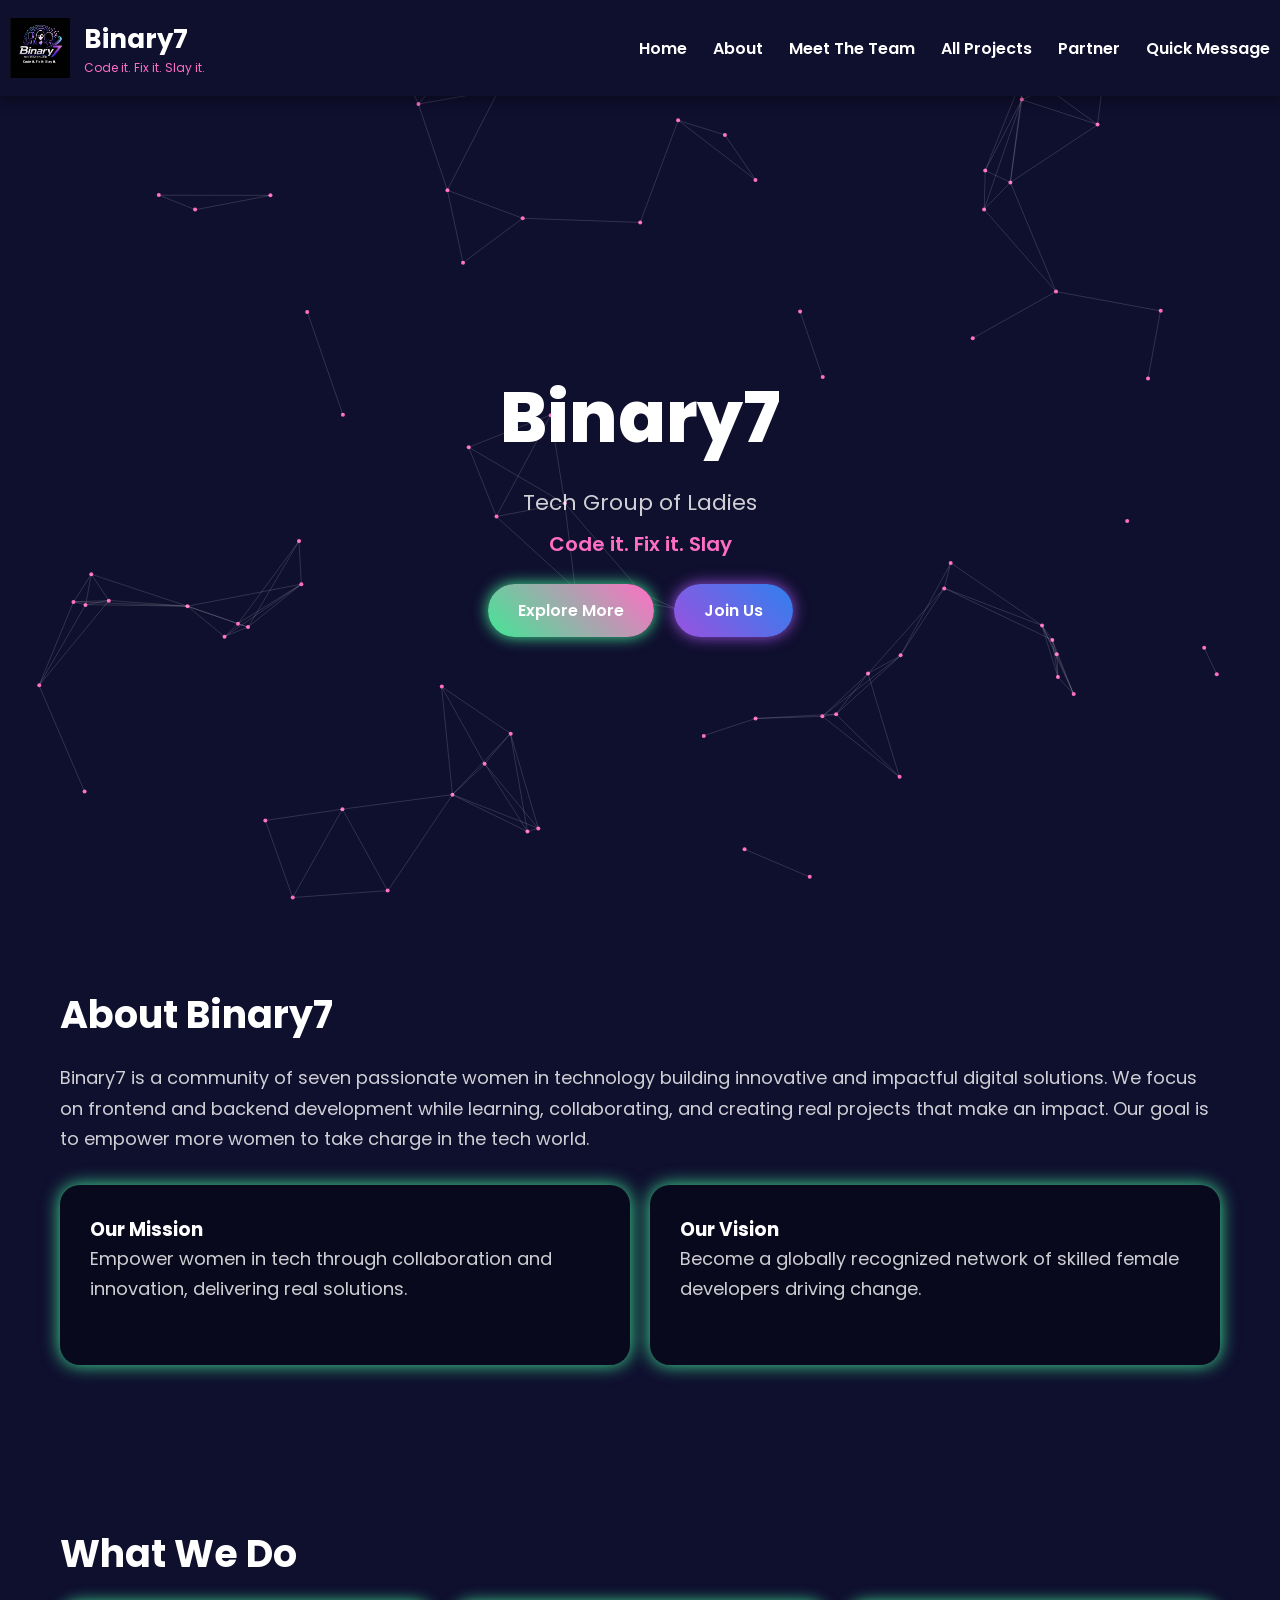
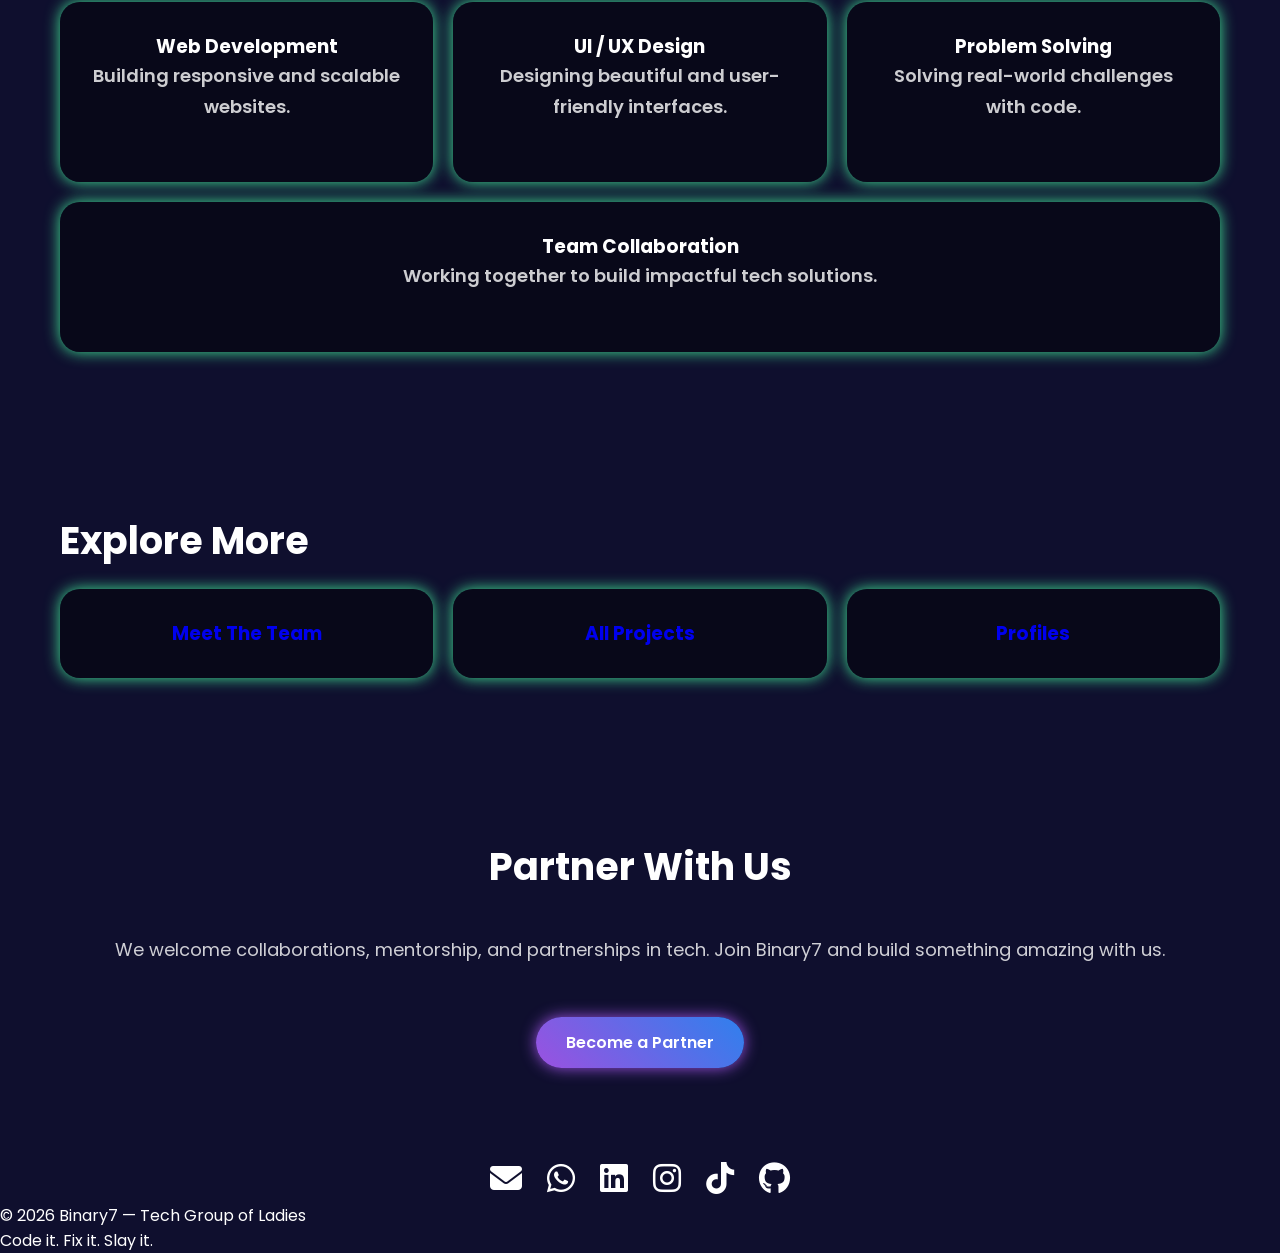
<file: index.html>
<!DOCTYPE html>
<html lang="en">

<head>
<meta charset="UTF-8">
<meta name="viewport" content="width=device-width, initial-scale=1.0">

<title>Binary7 | Code it. Fix it. Slay it.</title>

<link rel="stylesheet" href="index.css">

<!-- Google Font -->
<link href="https://fonts.googleapis.com/css2?family=Poppins:wght@300;400;500;600;700&display=swap" rel="stylesheet">

<!-- Font Awesome -->
<link rel="stylesheet"
href="https://cdnjs.cloudflare.com/ajax/libs/font-awesome/6.4.0/css/all.min.css">
<link rel="icon" type="img/jpeg" href="images/logo.jpg">
</head>


<body>


<!-- NAVBAR -->
<header>

<nav class="navbar">

<div class="logo">

<img src="images/logo.jpg" alt="Binary7 Logo">

<div class="logo-text">
<h2>Binary7</h2>
<p class="motto-small">Code it. Fix it. Slay it.</p>
</div>

</div>


<ul class="nav-links">

<li><a href="#home">Home</a></li>

<li><a href="#about">About</a></li>

<li><a href="team.html">Meet The Team</a></li>

<li><a href="project.html">All Projects</a></li>

<li><a href="#partner">Partner</a></li>

<li><a href="contact.html">Quick Message</a></li>

</ul>


<div class="hamburger" id="hamburger">

<span></span>
<span></span>
<span></span>

</div>

</nav>

</header>



<!-- HERO -->
<section class="hero" id="home">

<!-- animated network background -->
<canvas id="network-bg"></canvas>

<!-- floating shapes -->
<div class="floating-shapes"></div>


<h1 class="hero-title">Binary7</h1>

<p class="tagline">Tech Group of Ladies</p>

<h3 class="motto">
<span id="motto"></span>
</h3>


<div class="hero-buttons">

<a href="#about" class="btn">Explore More</a>

<a href="contact.html" class="btn btn-secondary">Join Us</a>

</div>

</section>



<!-- ABOUT -->
<section class="section" id="about">

<h2>About Binary7</h2>

<p>
Binary7 is a community of seven passionate women in technology building
innovative and impactful digital solutions. We focus on frontend and backend
development while learning, collaborating, and creating real projects that
make an impact. Our goal is to empower more women to take charge in the tech world.
</p>


<div class="mission-vision">

<div class="box">

<h3>Our Mission</h3>

<p>
Empower women in tech through collaboration and innovation,
delivering real solutions.
</p>

</div>


<div class="box">

<h3>Our Vision</h3>

<p>
Become a globally recognized network of skilled female
developers driving change.
</p>

</div>

</div>

</section>



<!-- WHAT WE DO -->

<section class="section dark" id="what-we-do">
  <h2>What We Do</h2>
  <div class="cards">
    <div class="card">
      <h3>Web Development</h3>
      <p>Building responsive and scalable websites.</p>
    </div>

    <div class="card">
      <h3>UI / UX Design</h3>
      <p>Designing beautiful and user-friendly interfaces.</p>
    </div>

    <div class="card">
      <h3>Problem Solving</h3>
      <p>Solving real-world challenges with code.</p>
    </div>

    <div class="card team-collab">
      <h3>Team Collaboration</h3>
      <p>Working together to build impactful tech solutions.</p>
    </div>
  </div>
</section>




<!-- EXPLORE MORE -->
<section class="section" id="explore-more">

<h2>Explore More</h2>

<div class="cards">

<a href="team.html" class="card">
<h3>Meet The Team</h3>
</a>


<a href="project.html" class="card">
<h3>All Projects</h3>
</a>


<a href="profiles.html" class="card">
<h3>Profiles</h3>
</a>

</div>

</section>



<!-- PARTNER  -->
<section class="section dark" id="partner">

<h2>Partner With Us</h2>

<p>
We welcome collaborations, mentorship, and partnerships in tech.
Join Binary7 and build something amazing with us.
</p>


<div class="partner-btn">

<a href="contact.html" class="btn btn-secondary">
Become a Partner
</a>

</div>

</section>




<!-- FOOTER  -->



<div class="footer-social">

<a href="mailto:binary7coders@gmail.com">
<i class="fa-solid fa-envelope"></i>
</a>

<a href="https://wa.me/qr/BYS5XMZLQRIJO1" target="_blank">
<i class="fa-brands fa-whatsapp"></i>
</a>

<a href="https://www.linkedin.com/posts/binary8_binary8-womenintech-innovation-activity-7432585303149797377-0gck" target="_blank">
<i class="fa-brands fa-linkedin"></i>
</a>

<a href="https://www.instagram.com/binar7308" target="_blank">
<i class="fa-brands fa-instagram"></i>
</a>

<a href="https://www.tiktok.com/@binary7536" target="_blank">
<i class="fa-brands fa-tiktok"></i>
</a>

<a href="https://github.com/binary7" target="_blank">
<i class="fa-brands fa-github"></i>
</a>

</div>


<p class="copyright">
©️ 2026 Binary7 — Tech Group of Ladies
</p>

<p class="footer-motto">
Code it. Fix it. Slay it.
</p>

</footer>



<script src="index.js"></script>

</body>
</html>
</file>
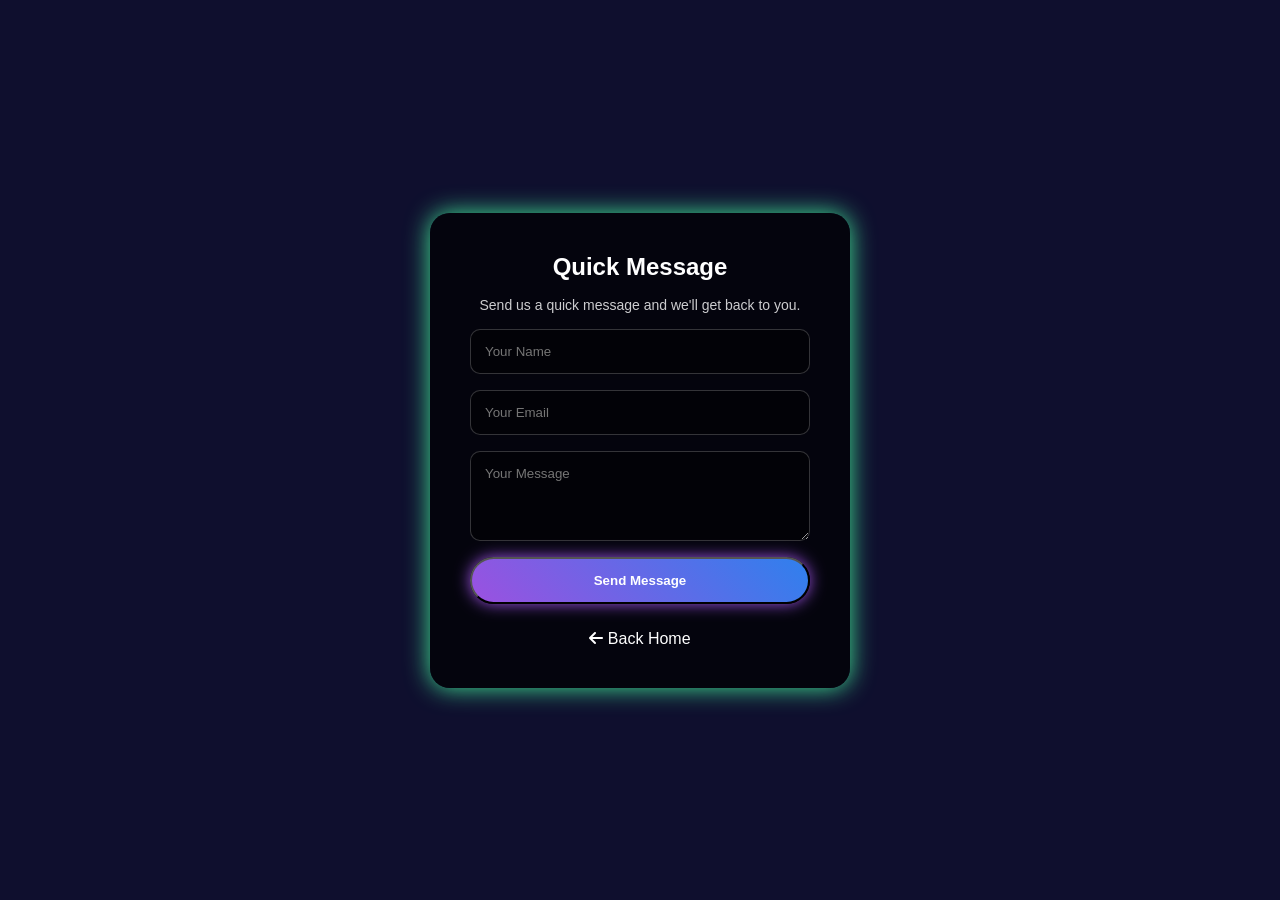
<file: contact.html>
<!DOCTYPE html>
<html lang="en">

<head>
<meta charset="UTF-8">
<meta name="viewport" content="width=device-width, initial-scale=1.0">

<title>Quick Message | Binary7</title>

<link rel="stylesheet" href="index.css">

<link rel="stylesheet"
href="https://cdnjs.cloudflare.com/ajax/libs/font-awesome/6.4.0/css/all.min.css">

</head>


<body>


<!-- NETWORK BACKGROUND -->
<canvas id="network-bg"></canvas>

<div class="floating-shapes"></div>



<!-- QUICK MESSAGE FORM -->
<div class="quick-form-container">

<form class="quick-form">

<h2>Quick Message</h2>

<p class="quick-subtext">
Send us a quick message and we'll get back to you.
</p>


<input type="text" placeholder="Your Name" required>


<input type="email" placeholder="Your Email" required>


<textarea rows="4" placeholder="Your Message" required></textarea>


<button type="submit" class="btn btn-secondary">
Send Message
</button>


<a href="index.html" class="back-home">
<i class="fa-solid fa-arrow-left"></i> Back Home
</a>

</form>

</div>



<script src="index.js"></script>

</body>

</html>
</file>
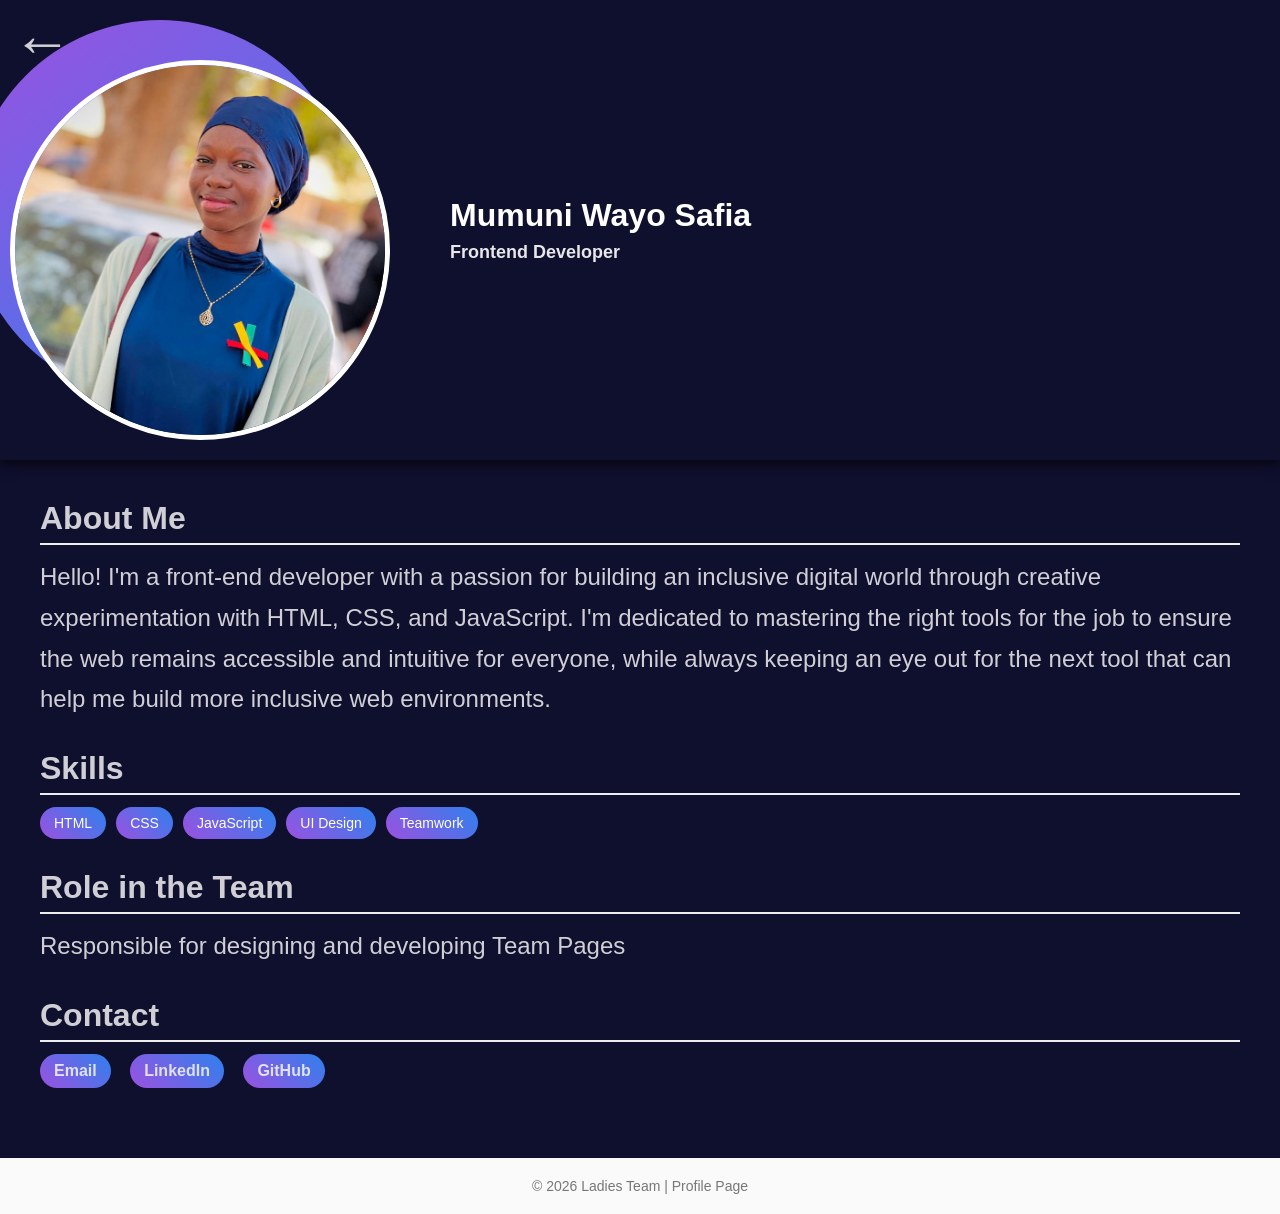
<file: profile1.html>
<!DOCTYPE html>
<html lang="en">
<head>
    <meta charset="UTF-8">
    <meta name="viewport" content="width=device-width, initial-scale=1.0">
    <title>Profile</title>

    <style>
        :root {
           --black-bg: #0f0f2e;
           --neon-pink: #ff6ec4;
           --neon-blue: #2f80ed;
           --neon-purple: #9b51e0;
           --white-trans: rgba(255,255,255,0.8);
        }
        * {
            margin: 0;
            padding: 0;
            box-sizing: border-box;
            font-family: Arial, Helvetica, sans-serif;
        }

        body {
            margin: 0;
            padding: 0;
            min-height: 100vh;
            background:#0f0f2e;
            padding: 0;
        }
        .back-btn{
            position: fixed;
            top: 20px;
            left: 20px;
            background: transparent;
            color: var(--white-trans);
            width: 45px;
            height: 45px;
            border-radius: 50%;
            font-size: 60px;
            font-weight: 700;
            display: flex;
            cursor: pointer;
            align-items: center;
            justify-content: center;
            text-decoration: none;
            transition: all 0.3s ease;
            z-index: 999;


        }
        .back-btn:hover{
         background: transparent;
            border-color: #fff;
            transform: scale(1.1);
        }

        .profile-container {
            max-width: 100%;
            margin: auto;
            background: transparent;
            border-radius: 10px;
            overflow: visible;
            box-shadow: 0 10px 25px rgba(0,0,0,0.1);
        }
        

        .profile-header {
            background: var(--black-bg);
            color: #fff;
            padding: 40px;
            display: flex;
            align-items: center;
            gap: 30px;
            width: 100%;
            box-sizing: border-box;
            justify-content: flex-start;
            position: relative;
            overflow: visible;
            min-height: 340px;
            box-shadow: 0 4px 12px rgba(0,0,0,0.7);
        }
        .profile-header::before{
            content: '';
            position: absolute;
            left: -30px;
            top: 20px;
            width: 380px;
            height: 380px;
            background: linear-gradient(145deg,#9b51e0,#2f80ed);
            border-radius: 50%;
            z-index: 0;
        }
        .profile-header::after{
            content: '';
            position: absolute;
            left: 160px;
            bottom: -100px;
            width: 220px;
            height: 220px;
            border-radius: 50%;
            z-index: 0;
        }

        .profile-header img {
            position: relative;
            width: 380px;
            height: 380px;
            left: -30px;
            top:20px;
            border-radius: 50%;
            object-fit: cover;
            object-position: top;
            border: 5px solid #fff;
            display: block;
            filter: drop-shadow(0 20px 40px rgbaa(0, 0, 0, 0.3));
            z-index: 0;
            flex-shrink: 0;
        }
        .profile-header > div{
            z-index: 1;
            margin-left: 0;
        }

        .profile-header h1 {
            font-size: 32px;
            font-weight: 800;
            margin-bottom: 8px;
        }

        .profile-header p {
            font-size: 18px;
            font-weight: 600;
            opacity: 0.9;
        }

        .profile-body {
            padding: 40px;
            position: relative;
            z-index: 3;
            color: #ffff;
        }

        .section {
            margin-bottom: 30px;
        }

        .section h2 {
            color: var(--white-trans);
            margin-bottom: 12px;
            border-bottom: 2px solid #eee;
            padding-bottom: 6px;
            font-size: 2em;
        }

        .section p {
            line-height: 1.7;
            color: var(--white-trans);
            font-size: 1.5em;
        }

        .skills {
            display: flex;
            flex-wrap: wrap;
            gap: 10px;
        }

        .skill {
            background: linear-gradient(45deg,#9b51e0,#2f80ed);
            color: #fff;
            padding: 8px 14px;
            border-radius: 20px;
            font-size: 14px;
        }

        .contact-info a {
            display: inline-block;
            margin-right: 15px;
            background: linear-gradient(45deg,#9b51e0,#2f80ed);
            color: var(--white-trans);
            text-decoration: none;
            font-weight: bold;
            border-radius: 20px;
            padding: 8px 14px;
        }

        .contact-info a:hover {
            transform: scale(1.05);
  box-shadow: 0 0 25px #ff6ec4;
        }

        footer {
            text-align: center;
            padding: 20px;
            background: #fafafa;
            color: #777;
            font-size: 14px;
        }
    </style>
</head>
<body>
    <a href="team.html" class="back-btn">&#8592;</a>


    <div class="profile-container">

        <!-- Header -->
        <div class="profile-header">
            <img src="images/safia.jpeg" alt="Profile Picture">
            <div>
                <h1>Mumuni Wayo Safia</h1>
                <p>Frontend Developer</p>
            </div>
        </div>

        <!-- Body -->
        <div class="profile-body">

            <!-- About -->
            <div class="section">
                <h2>About Me</h2>
                <p>
                    Hello! I'm a front-end developer with a passion for building an inclusive digital world through creative experimentation 
                    with HTML, CSS, and JavaScript.
                     I'm dedicated to mastering the right tools for the job to ensure the web remains accessible and intuitive for everyone,
                      while always keeping an eye out for the next tool that can help me build more inclusive web environments.
                </p>
            </div>

            <!-- Skills -->
            <div class="section">
                <h2>Skills</h2>
                <div class="skills">
                    <span class="skill">HTML</span>
                    <span class="skill">CSS</span>
                    <span class="skill">JavaScript</span>
                    <span class="skill">UI Design</span>
                    <span class="skill">Teamwork</span>
                </div>
            </div>

            <!-- Projects / Role -->
            <div class="section">
                <h2>Role in the Team</h2>
                <p>
                    Responsible for designing and developing Team Pages
                </p>
            </div>

            <!-- Contact -->
            <div class="section contact-info">
                <h2>Contact</h2>
                <a href="Wayosafia53@gmail.com">Email</a>
                <a href="https://www.linkedin.com/in/wayo-safia-5b630035a?">LinkedIn</a>
                <a href="https://github.com/wayosafia">GitHub</a>
            </div>

        </div>

        <footer>
            ©️ 2026 Ladies Team | Profile Page
        </footer>

    </div>

</body>
</html>
</file>
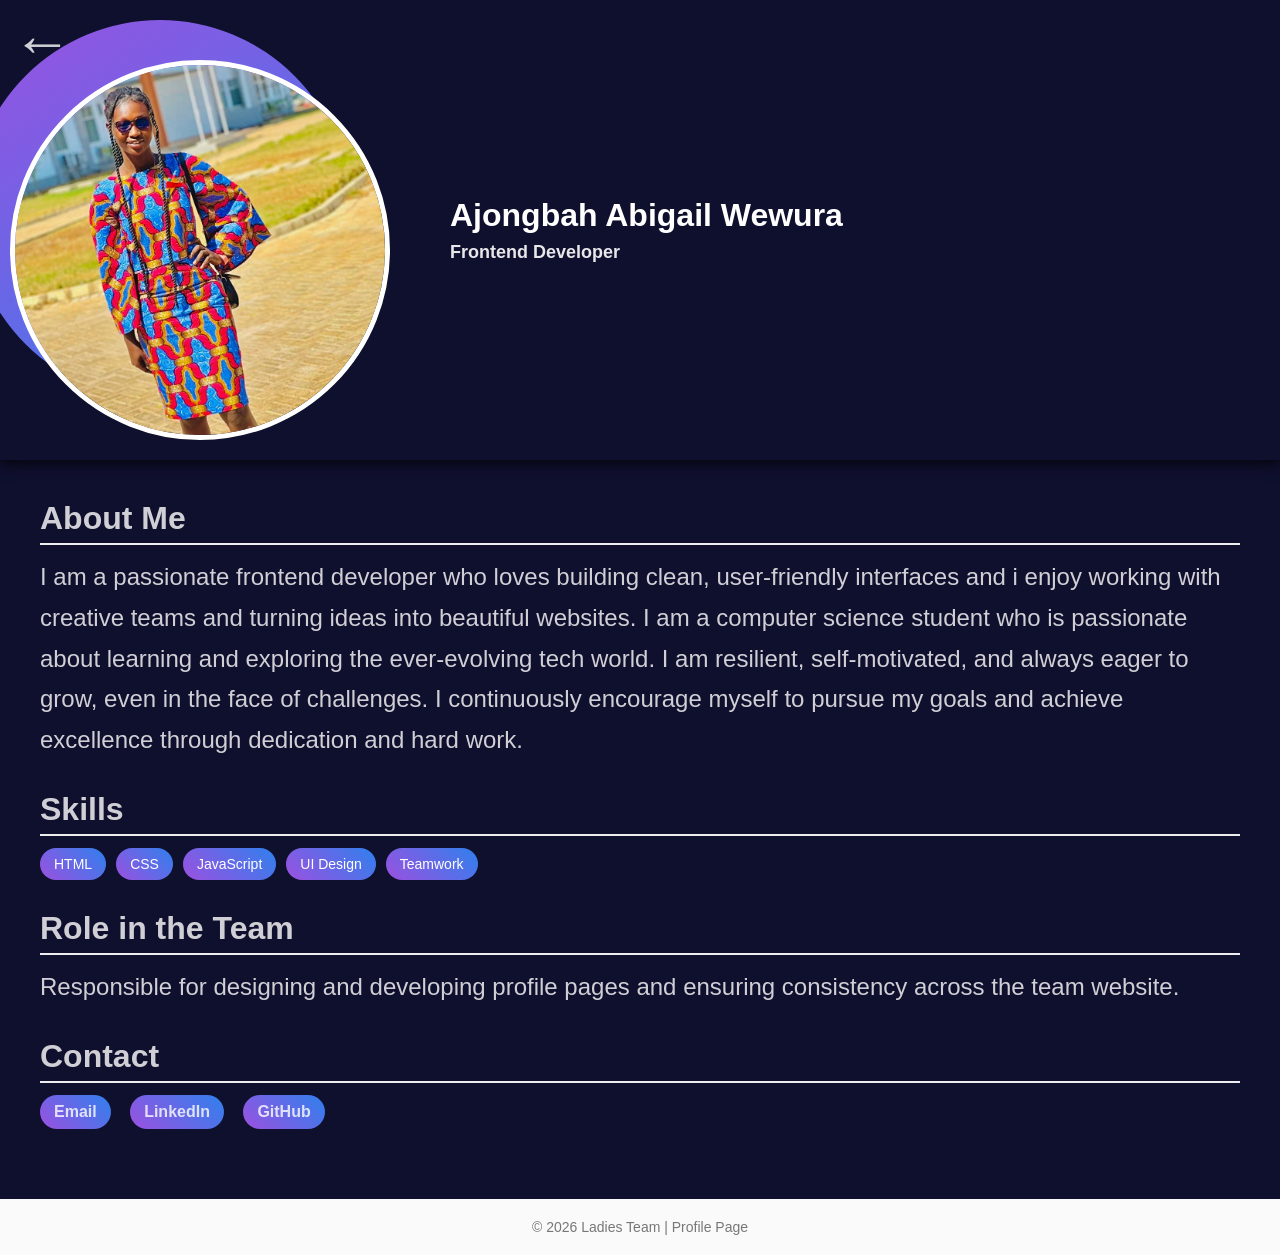
<file: profile2.html>
<!DOCTYPE html>
<html lang="en">
<head>
    <meta charset="UTF-8">
    <meta name="viewport" content="width=device-width, initial-scale=1.0">
    <title>Profile</title>

    <style>
        :root {
           --black-bg: #0f0f2e;
           --neon-pink: #ff6ec4;
           --neon-blue: #2f80ed;
           --neon-purple: #9b51e0;
           --white-trans: rgba(255,255,255,0.8);
        }
        * {
            margin: 0;
            padding: 0;
            box-sizing: border-box;
            font-family: Arial, Helvetica, sans-serif;
        }

        body {
            margin: 0;
            padding: 0;
            min-height: 100vh;
            background:#0f0f2e;
            padding: 0;
        }
        .back-btn{
            position: fixed;
            top: 20px;
            left: 20px;
            background: transparent;
            color: var(--white-trans);
            width: 45px;
            height: 45px;
            border-radius: 50%;
            font-size: 60px;
            font-weight: 700;
            display: flex;
            cursor: pointer;
            align-items: center;
            justify-content: center;
            text-decoration: none;
            transition: all 0.3s ease;
            z-index: 999;


        }
        .back-btn:hover{
         background: transparent;
            border-color: #fff;
            transform: scale(1.1);
        }

        .profile-container {
            max-width: 100%;
            margin: auto;
            background: transparent;
            border-radius: 10px;
            overflow: visible;
            box-shadow: 0 10px 25px rgba(0,0,0,0.1);
        }
        

        .profile-header {
            background: var(--black-bg);
            color: #fff;
            padding: 40px;
            display: flex;
            align-items: center;
            gap: 30px;
            width: 100%;
            box-sizing: border-box;
            justify-content: flex-start;
            position: relative;
            overflow: visible;
            min-height: 340px;
            box-shadow: 0 4px 12px rgba(0,0,0,0.7);
        }
        .profile-header::before{
            content: '';
            position: absolute;
            left: -30px;
            top: 20px;
            width: 380px;
            height: 380px;
            background: linear-gradient(145deg,#9b51e0,#2f80ed);
            border-radius: 50%;
            z-index: 0;
        }
        .profile-header::after{
            content: '';
            position: absolute;
            left: 160px;
            bottom: -100px;
            width: 220px;
            height: 220px;
            border-radius: 50%;
            z-index: 0;
        }

        .profile-header img {
            position: relative;
            width: 380px;
            height: 380px;
            left: -30px;
            top:20px;
            border-radius: 50%;
            object-fit: cover;
            object-position: top;
            border: 5px solid #fff;
            display: block;
            filter: drop-shadow(0 20px 40px rgbaa(0, 0, 0, 0.3));
            z-index: 0;
            flex-shrink: 0;
        }
        .profile-header > div{
            z-index: 1;
            margin-left: 0;
        }

        .profile-header h1 {
            font-size: 32px;
            font-weight: 800;
            margin-bottom: 8px;
        }

        .profile-header p {
            font-size: 18px;
            font-weight: 600;
            opacity: 0.9;
        }

        .profile-body {
            padding: 40px;
            position: relative;
            z-index: 3;
            color: #ffff;
        }

        .section {
            margin-bottom: 30px;
        }

        .section h2 {
            color: var(--white-trans);
            margin-bottom: 12px;
            border-bottom: 2px solid #eee;
            padding-bottom: 6px;
            font-size: 2em;
        }

        .section p {
            line-height: 1.7;
            color: var(--white-trans);
            font-size: 1.5em;
        }

        .skills {
            display: flex;
            flex-wrap: wrap;
            gap: 10px;
        }

        .skill {
            background: linear-gradient(45deg,#9b51e0,#2f80ed);
            color: #fff;
            padding: 8px 14px;
            border-radius: 20px;
            font-size: 14px;
        }

        .contact-info a {
            display: inline-block;
            margin-right: 15px;
            background: linear-gradient(45deg,#9b51e0,#2f80ed);
            color: var(--white-trans);
            text-decoration: none;
            font-weight: bold;
            border-radius: 20px;
            padding: 8px 14px;
        }

        .contact-info a:hover {
            transform: scale(1.05);
  box-shadow: 0 0 25px #ff6ec4;
        }

        footer {
            text-align: center;
            padding: 20px;
            background: #fafafa;
            color: #777;
            font-size: 14px;
        }
    </style>
</head>
<body>
    <a href="team.html" class="back-btn">&#8592;</a>


    <div class="profile-container">

        <!-- Header -->
        <div class="profile-header">
            <img src="images/abigail.jpg" alt="Profile Picture">
            <div>
                <h1>Ajongbah Abigail Wewura</h1>
                <p>Frontend Developer</p>
            </div>
        </div>

        <!-- Body -->
        <div class="profile-body">

            <!-- About -->
            <div class="section">
                <h2>About Me</h2>
                <p>
                    I am a passionate frontend developer who loves building clean, user-friendly interfaces and
                    i enjoy working with creative teams and turning ideas into beautiful websites.
                    I am a computer science student who is passionate about learning and exploring the ever-evolving tech world. 
                    I am resilient, self-motivated, and always eager to grow, even in the face of challenges.
                   I continuously encourage myself to pursue my goals and achieve excellence through dedication and hard work.
                </p>
            </div>

            <!-- Skills -->
            <div class="section">
                <h2>Skills</h2>
                <div class="skills">
                    <span class="skill">HTML</span>
                    <span class="skill">CSS</span>
                    <span class="skill">JavaScript</span>
                    <span class="skill">UI Design</span>
                    <span class="skill">Teamwork</span>
                </div>
            </div>

            <!-- Projects / Role -->
            <div class="section">
                <h2>Role in the Team</h2>
                <p>
                    Responsible for designing and developing profile pages
                    and ensuring consistency across the team website.
                </p>
            </div>

            <!-- Contact -->
            <div class="section contact-info">
                <h2>Contact</h2>
                <a href="mailto:abigailwewuraajongbah@gmail.com">Email</a>
                <a href="https://www.linkedin.com/in/abigail-wewura-ajongbah">LinkedIn</a>
                <a href="https://github.com/abigailwewuraajongbah-dotcom">GitHub</a>
            </div>

        </div>

        <footer>
            ©️ 2026 Ladies Team | Profile Page
        </footer>

    </div>

</body>
</html>
</file>
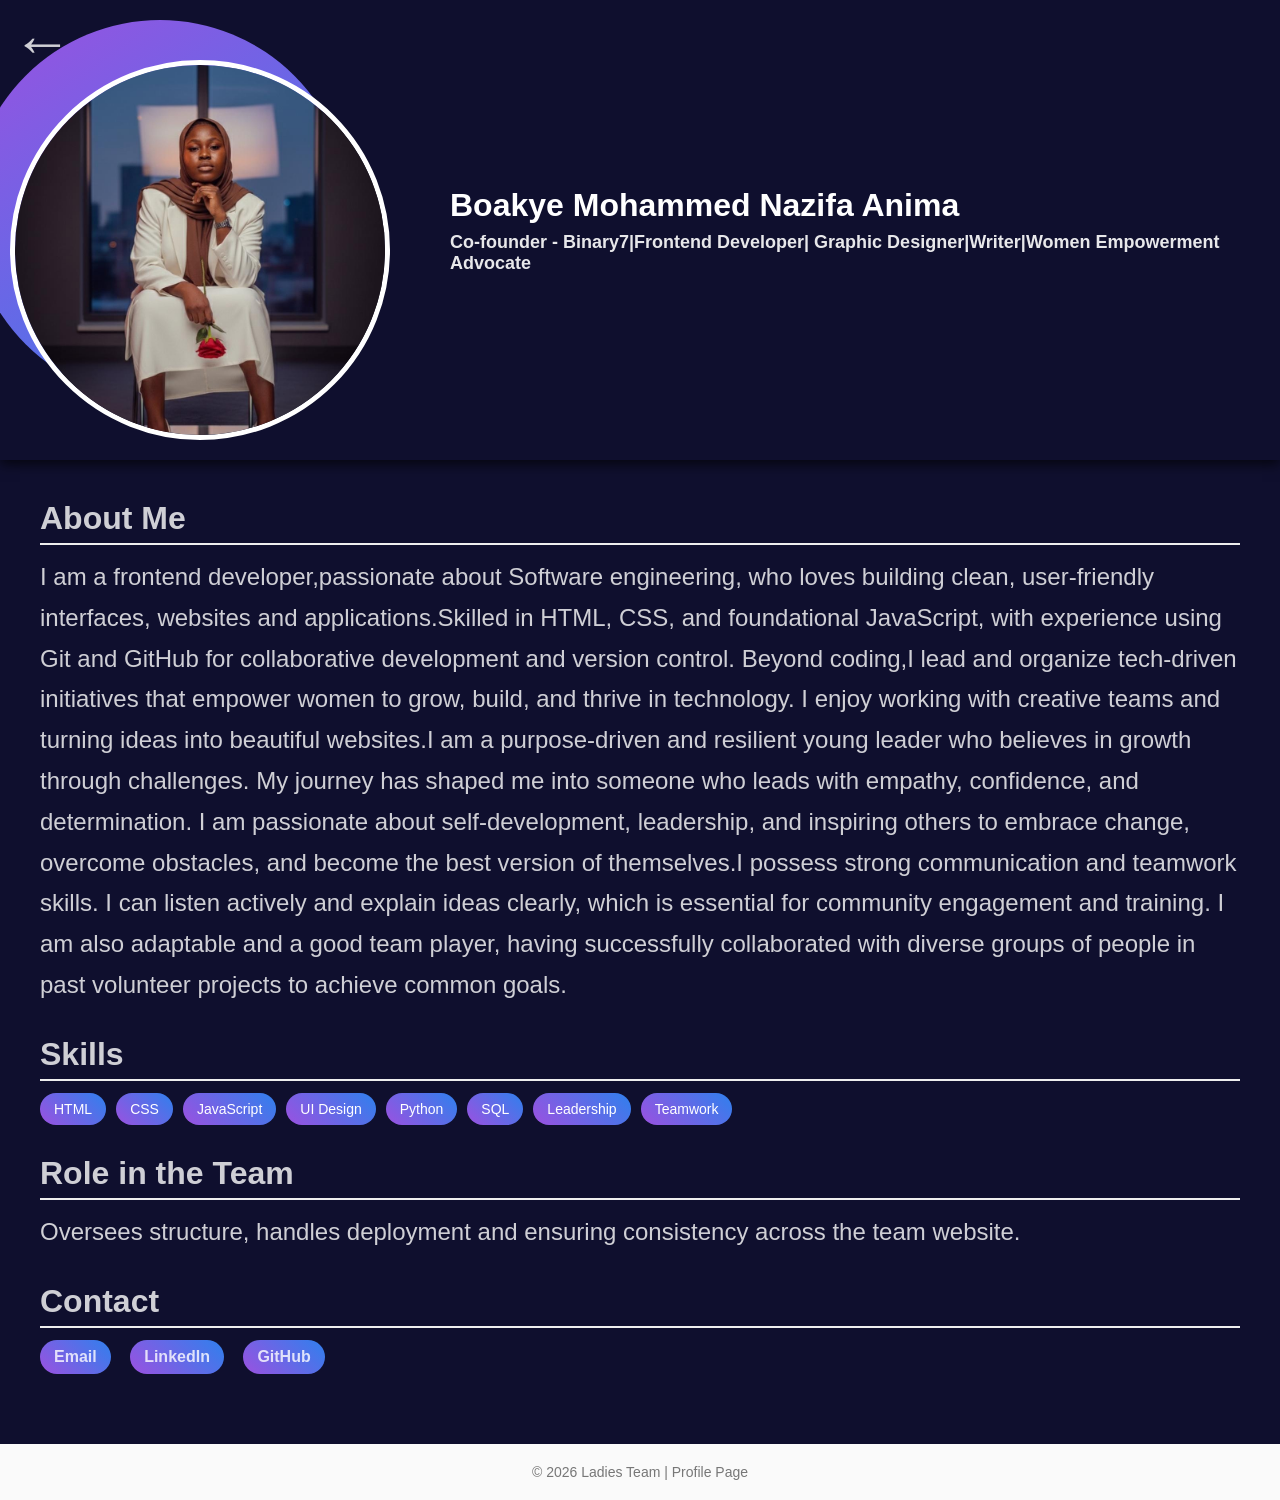
<file: profile3.html>
<!DOCTYPE html>
<html lang="en">
<head>
    <meta charset="UTF-8">
    <meta name="viewport" content="width=device-width, initial-scale=1.0">
    <title>Profile</title>

    <style>
        :root {
           --black-bg: #0f0f2e;
           --neon-pink: #ff6ec4;
           --neon-blue: #2f80ed;
           --neon-purple: #9b51e0;
           --white-trans: rgba(255,255,255,0.8);
        }
        * {
            margin: 0;
            padding: 0;
            box-sizing: border-box;
            font-family: Arial, Helvetica, sans-serif;
        }

        body {
            margin: 0;
            padding: 0;
            min-height: 100vh;
            background:#0f0f2e;
            padding: 0;
        }
        .back-btn{
            position: fixed;
            top: 20px;
            left: 20px;
            background: transparent;
            color: var(--white-trans);
            width: 45px;
            height: 45px;
            border-radius: 50%;
            font-size: 60px;
            font-weight: 700;
            display: flex;
            cursor: pointer;
            align-items: center;
            justify-content: center;
            text-decoration: none;
            transition: all 0.3s ease;
            z-index: 999;


        }
        .back-btn:hover{
         background: transparent;
            border-color: #fff;
            transform: scale(1.1);
        }

        .profile-container {
            max-width: 100%;
            margin: auto;
            background: transparent;
            border-radius: 10px;
            overflow: visible;
            box-shadow: 0 10px 25px rgba(0,0,0,0.1);
        }
        

        .profile-header {
            background: var(--black-bg);
            color: #fff;
            padding: 40px;
            display: flex;
            align-items: center;
            gap: 30px;
            width: 100%;
            box-sizing: border-box;
            justify-content: flex-start;
            position: relative;
            overflow: visible;
            min-height: 340px;
            box-shadow: 0 4px 12px rgba(0,0,0,0.7);
        }
        .profile-header::before{
            content: '';
            position: absolute;
            left: -30px;
            top: 20px;
            width: 380px;
            height: 380px;
            background: linear-gradient(145deg,#9b51e0,#2f80ed);
            border-radius: 50%;
            z-index: 0;
        }
        .profile-header::after{
            content: '';
            position: absolute;
            left: 160px;
            bottom: -100px;
            width: 220px;
            height: 220px;
            border-radius: 50%;
            z-index: 0;
        }

        .profile-header img {
            position: relative;
            width: 380px;
            height: 380px;
            left: -30px;
            top:20px;
            border-radius: 50%;
            object-fit: cover;
            object-position: top;
            border: 5px solid #fff;
            display: block;
            filter: drop-shadow(0 20px 40px rgbaa(0, 0, 0, 0.3));
            z-index: 0;
            flex-shrink: 0;
        }
        .profile-header > div{
            z-index: 1;
            margin-left: 0;
        }

        .profile-header h1 {
            font-size: 32px;
            font-weight: 800;
            margin-bottom: 8px;
        }

        .profile-header p {
            font-size: 18px;
            font-weight: 600;
            opacity: 0.9;
        }

        .profile-body {
            padding: 40px;
            position: relative;
            z-index: 3;
            color: #ffff;
        }

        .section {
            margin-bottom: 30px;
        }

        .section h2 {
            color: var(--white-trans);
            margin-bottom: 12px;
            border-bottom: 2px solid #eee;
            padding-bottom: 6px;
            font-size: 2em;
        }

        .section p {
            line-height: 1.7;
            color: var(--white-trans);
            font-size: 1.5em;
        }

        .skills {
            display: flex;
            flex-wrap: wrap;
            gap: 10px;
        }

        .skill {
            background: linear-gradient(45deg,#9b51e0,#2f80ed);
            color: #fff;
            padding: 8px 14px;
            border-radius: 20px;
            font-size: 14px;
        }

        .contact-info a {
            display: inline-block;
            margin-right: 15px;
            background: linear-gradient(45deg,#9b51e0,#2f80ed);
            color: var(--white-trans);
            text-decoration: none;
            font-weight: bold;
            border-radius: 20px;
            padding: 8px 14px;
        }

        .contact-info a:hover {
            transform: scale(1.05);
  box-shadow: 0 0 25px #ff6ec4;
        }

        footer {
            text-align: center;
            padding: 20px;
            background: #fafafa;
            color: #777;
            font-size: 14px;
        }
    </style>
</head>
<body>
<a href="team.html" class="back-btn">&#8592;</a>

    <div class="profile-container">

        <!-- Header -->
        <div class="profile-header">
            <img src="images/Nazifa.jpeg" alt="Profile Picture">
            <div>
                <h1>Boakye Mohammed Nazifa Anima</h1>
                <p>Co-founder - Binary7|Frontend Developer| Graphic Designer|Writer|Women Empowerment Advocate </p>
            </div>
        </div>

        <!-- Body -->
        <div class="profile-body">

            <!-- About -->
            <div class="section">
                <h2>About Me</h2>
                <p>
                    I am a frontend developer,passionate about Software engineering, who loves building clean,
                    user-friendly interfaces, websites and applications.Skilled in HTML, CSS, and foundational JavaScript, with experience using Git
                     and GitHub for collaborative development and version control.
                     Beyond coding,I lead and organize tech-driven initiatives that empower women to grow, build, and thrive in technology. I enjoy working with creative teams
                    and turning ideas into beautiful websites.I am a purpose-driven and resilient young leader who believes 
                    in growth through challenges. My journey has shaped me into someone who leads with empathy, confidence, and determination. 
                    I am passionate about self-development, leadership, and inspiring others to embrace change, 
                    overcome obstacles, and become the best version of themselves.I possess strong communication and teamwork skills.
                    I can listen actively and explain ideas clearly,
                     which is essential for community engagement and training.
                     I am also adaptable and a good team player,
                     having successfully collaborated with diverse groups of people in past volunteer projects to achieve common goals.

                </p>
            </div>

            <!-- Skills -->
            <div class="section">
                <h2>Skills</h2>
                <div class="skills">
                    <span class="skill">HTML</span>
                    <span class="skill">CSS</span>
                    <span class="skill">JavaScript</span>
                    <span class="skill">UI Design</span>
                    <span class="skill">Python</span>
                    <span class="skill">SQL</span>
                    <span class="skill">Leadership</span>
                    <span class="skill">Teamwork</span>
                </div>
            </div>

            <!-- Projects / Role -->
            <div class="section">
                <h2>Role in the Team</h2>
                <p>
                    Oversees structure, handles deployment
                    and ensuring consistency across the team website.
                </p>
            </div>

            <!-- Contact -->
            <div class="section contact-info">
                <h2>Contact</h2>
                <a href="mailto:mohammednazifa431@gmail.com">Email</a>
                <a href="https://www.linkedin.com/in/boakye-mohammed-nazifa-anima">LinkedIn</a>
                <a href="https://github.com/Ohemaa-anima">GitHub</a>
            </div>

        </div>

        <footer>
            ©️ 2026 Ladies Team | Profile Page
        </footer>

    </div>

</body>
</html>
</file>
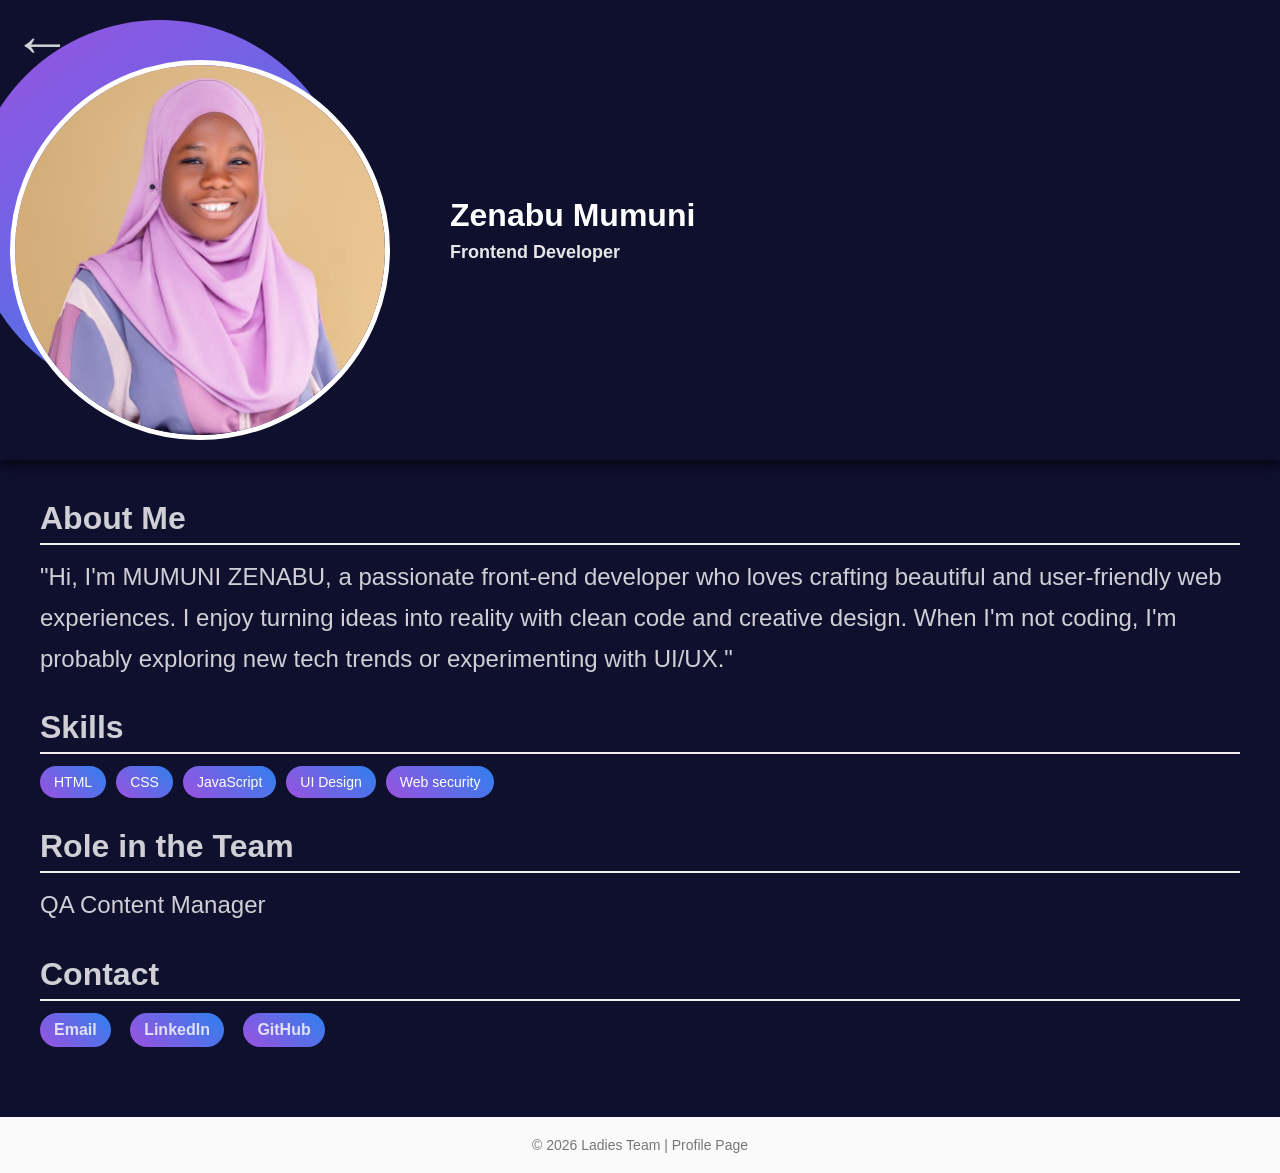
<file: profile4.html>
<!DOCTYPE html>
<html lang="en">
<head>
    <meta charset="UTF-8">
    <meta name="viewport" content="width=device-width, initial-scale=1.0">
    <title>Profile</title>

    <style>
       :root {
           --black-bg: #0f0f2e;
           --neon-pink: #ff6ec4;
           --neon-blue: #2f80ed;
           --neon-purple: #9b51e0;
           --white-trans: rgba(255,255,255,0.8);
        }
        * {
            margin: 0;
            padding: 0;
            box-sizing: border-box;
            font-family: Arial, Helvetica, sans-serif;
        }

        body {
            margin: 0;
            padding: 0;
            min-height: 100vh;
            background:#0f0f2e;
            padding: 0;
        }
        .back-btn{
            position: fixed;
            top: 20px;
            left: 20px;
            background: transparent;
            color: var(--white-trans);
            width: 45px;
            height: 45px;
            border-radius: 50%;
            font-size: 60px;
            font-weight: 700;
            display: flex;
            cursor: pointer;
            align-items: center;
            justify-content: center;
            text-decoration: none;
            transition: all 0.3s ease;
            z-index: 999;


        }
        .back-btn:hover{
         background: transparent;
            border-color: #fff;
            transform: scale(1.1);
        }

        .profile-container {
            max-width: 100%;
            margin: auto;
            background: transparent;
            border-radius: 10px;
            overflow: visible;
            box-shadow: 0 10px 25px rgba(0,0,0,0.1);
        }
        

        .profile-header {
            background: var(--black-bg);
            color: #fff;
            padding: 40px;
            display: flex;
            align-items: center;
            gap: 30px;
            width: 100%;
            box-sizing: border-box;
            justify-content: flex-start;
            position: relative;
            overflow: visible;
            min-height: 340px;
            box-shadow: 0 4px 12px rgba(0,0,0,0.7);
        }
        .profile-header::before{
            content: '';
            position: absolute;
            left: -30px;
            top: 20px;
            width: 380px;
            height: 380px;
            background: linear-gradient(145deg,#9b51e0,#2f80ed);
            border-radius: 50%;
            z-index: 0;
        }
        .profile-header::after{
            content: '';
            position: absolute;
            left: 160px;
            bottom: -100px;
            width: 220px;
            height: 220px;
            border-radius: 50%;
            z-index: 0;
        }

        .profile-header img {
            position: relative;
            width: 380px;
            height: 380px;
            left: -30px;
            top:20px;
            border-radius: 50%;
            object-fit: cover;
            object-position: top;
            border: 5px solid #fff;
            display: block;
            filter: drop-shadow(0 20px 40px rgbaa(0, 0, 0, 0.3));
            z-index: 0;
            flex-shrink: 0;
        }
        .profile-header > div{
            z-index: 1;
            margin-left: 0;
        }

        .profile-header h1 {
            font-size: 32px;
            font-weight: 800;
            margin-bottom: 8px;
        }

        .profile-header p {
            font-size: 18px;
            font-weight: 600;
            opacity: 0.9;
        }

        .profile-body {
            padding: 40px;
            position: relative;
            z-index: 3;
            color: #ffff;
        }

        .section {
            margin-bottom: 30px;
        }

        .section h2 {
            color: var(--white-trans);
            margin-bottom: 12px;
            border-bottom: 2px solid #eee;
            padding-bottom: 6px;
            font-size: 2em;
        }

        .section p {
            line-height: 1.7;
            color: var(--white-trans);
            font-size: 1.5em;
        }

        .skills {
            display: flex;
            flex-wrap: wrap;
            gap: 10px;
        }

        .skill {
            background: linear-gradient(45deg,#9b51e0,#2f80ed);
            color: #fff;
            padding: 8px 14px;
            border-radius: 20px;
            font-size: 14px;
        }

        .contact-info a {
            display: inline-block;
            margin-right: 15px;
            background: linear-gradient(45deg,#9b51e0,#2f80ed);
            color: var(--white-trans);
            text-decoration: none;
            font-weight: bold;
            border-radius: 20px;
            padding: 8px 14px;
        }

        .contact-info a:hover {
            transform: scale(1.05);
  box-shadow: 0 0 25px #ff6ec4;
        }

        footer {
            text-align: center;
            padding: 20px;
            background: #fafafa;
            color: #777;
            font-size: 14px;
        }
    </style>
</head>
<body>
    <a href="team.html" class="back-btn">&#8592;</a>


    <div class="profile-container">

        <!-- Header -->
        <div class="profile-header">
            <img src="images/zeinab.jpg" alt="Profile Picture">
            <div>
                <h1>Zenabu Mumuni</h1>
                <p>Frontend Developer</p>
            </div>
        </div>

        <!-- Body -->
        <div class="profile-body">

            <!-- About -->
            <div class="section">
                <h2>About Me</h2>
                <p>
                    "Hi, I'm MUMUNI ZENABU, a passionate front-end developer who loves crafting beautiful and user-friendly web experiences.
                     I enjoy turning ideas into reality with clean code and creative design. When I'm not coding,
                      I'm probably exploring new tech trends or experimenting with UI/UX."


                </p>
            </div>

            <!-- Skills -->
            <div class="section">
                <h2>Skills</h2>
                <div class="skills">
                    <span class="skill">HTML</span>
                    <span class="skill">CSS</span>
                    <span class="skill">JavaScript</span>
                    <span class="skill">UI Design</span>
                    <span class="skill">Web security</span>
                </div>
            </div>

            <!-- Projects / Role -->
            <div class="section">
                <h2>Role in the Team</h2>
                <p>
                    QA Content Manager
                </p>
            </div>

            <!-- Contact -->
            <div class="section contact-info">
                <h2>Contact</h2>
                <a href="mumunizenabu73@gmail.com">Email</a>
                <a href="https://linkedin.com/in/mumuni-zenabu-7951a03b3">LinkedIn</a>
                <a href="https://github.com/mumunizenabu73-creator/web-dev">GitHub</a>
            </div>

        </div>

        <footer>
            ©️ 2026 Ladies Team | Profile Page
        </footer>

    </div>

</body>
</html>
</file>
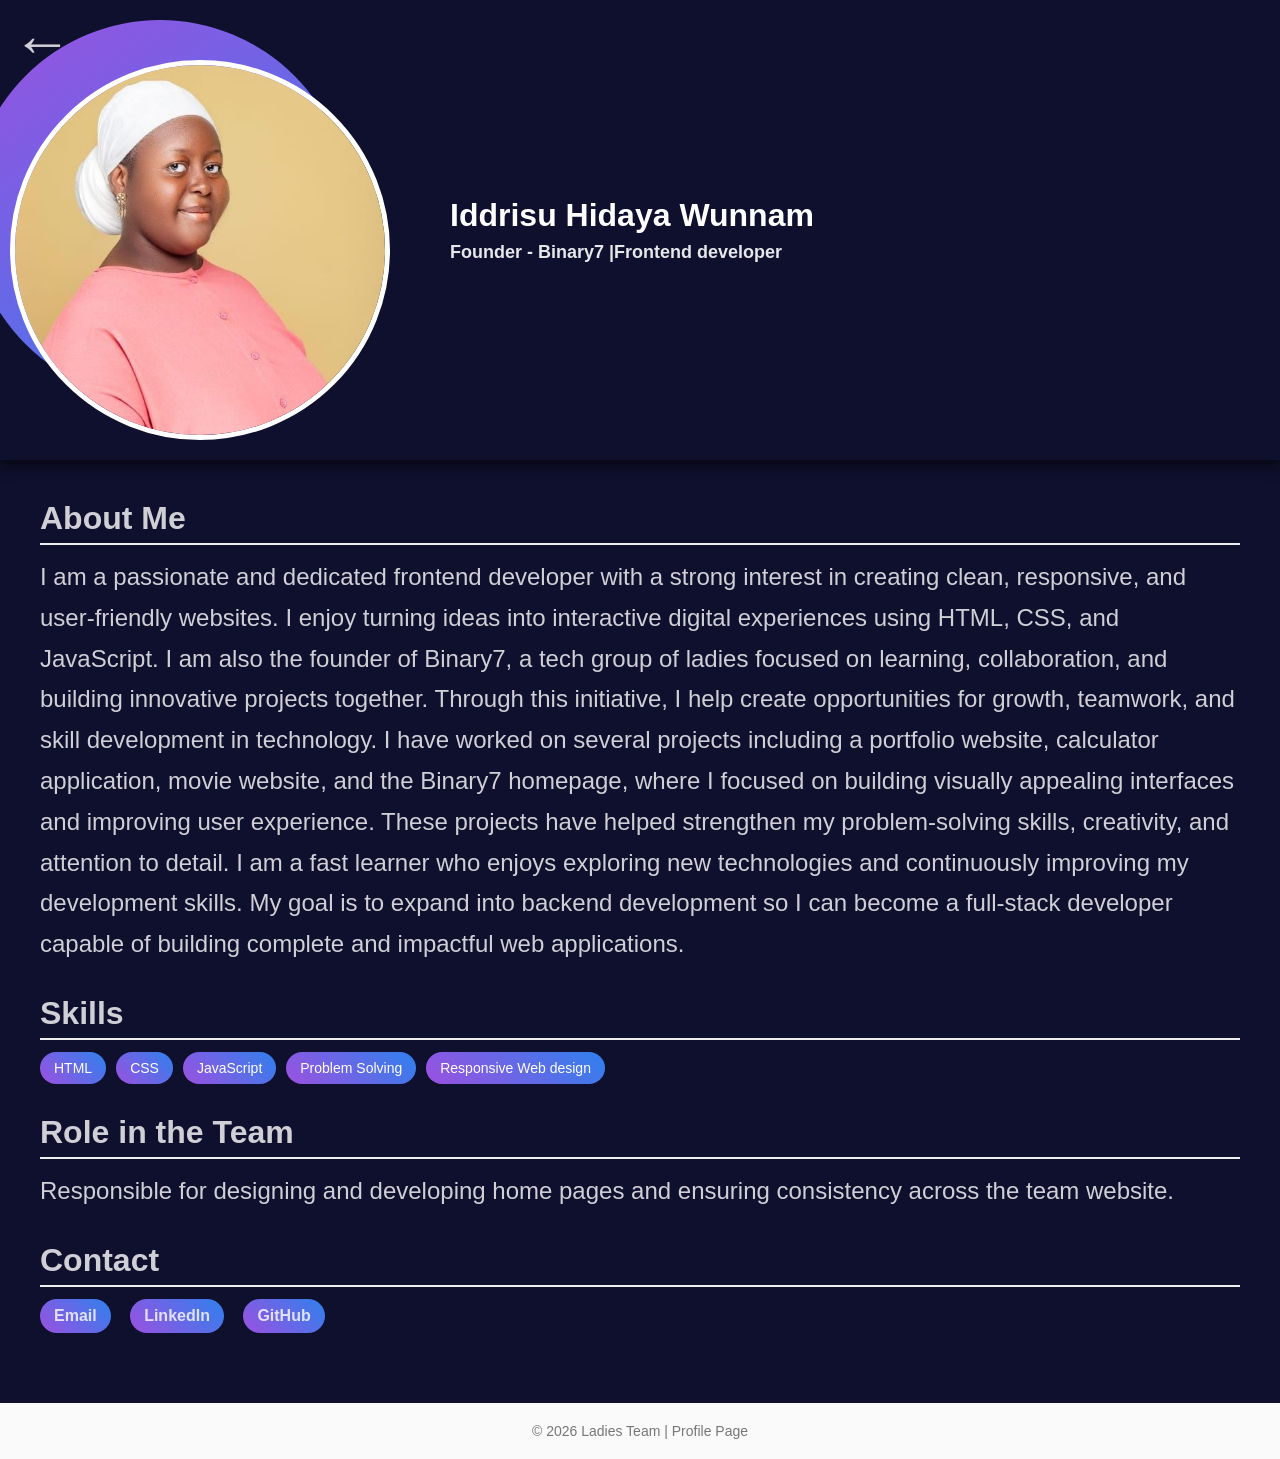
<file: profile5.html>
<!DOCTYPE html>
<html lang="en">
<head>
    <meta charset="UTF-8">
    <meta name="viewport" content="width=device-width, initial-scale=1.0">
    <title>Profile</title>

    <style>
        :root {
           --black-bg: #0f0f2e;
           --neon-pink: #ff6ec4;
           --neon-blue: #2f80ed;
           --neon-purple: #9b51e0;
           --white-trans: rgba(255,255,255,0.8);
        }
        * {
            margin: 0;
            padding: 0;
            box-sizing: border-box;
            font-family: Arial, Helvetica, sans-serif;
        }

        body {
            margin: 0;
            padding: 0;
            min-height: 100vh;
            background:#0f0f2e;
            padding: 0;
        }
        .back-btn{
            position: fixed;
            top: 20px;
            left: 20px;
            background: transparent;
            color: var(--white-trans);
            width: 45px;
            height: 45px;
            border-radius: 50%;
            font-size: 60px;
            font-weight: 700;
            display: flex;
            cursor: pointer;
            align-items: center;
            justify-content: center;
            text-decoration: none;
            transition: all 0.3s ease;
            z-index: 999;


        }
        .back-btn:hover{
         background: transparent;
            border-color: #fff;
            transform: scale(1.1);
        }

        .profile-container {
            max-width: 100%;
            margin: auto;
            background: transparent;
            border-radius: 10px;
            overflow: visible;
            box-shadow: 0 10px 25px rgba(0,0,0,0.1);
        }
        

        .profile-header {
            background: var(--black-bg);
            color: #fff;
            padding: 40px;
            display: flex;
            align-items: center;
            gap: 30px;
            width: 100%;
            box-sizing: border-box;
            justify-content: flex-start;
            position: relative;
            overflow: visible;
            min-height: 340px;
            box-shadow: 0 4px 12px rgba(0,0,0,0.7);
        }
        .profile-header::before{
            content: '';
            position: absolute;
            left: -30px;
            top: 20px;
            width: 380px;
            height: 380px;
            background: linear-gradient(145deg,#9b51e0,#2f80ed);
            border-radius: 50%;
            z-index: 0;
        }
        .profile-header::after{
            content: '';
            position: absolute;
            left: 160px;
            bottom: -100px;
            width: 220px;
            height: 220px;
            border-radius: 50%;
            z-index: 0;
        }

        .profile-header img {
            position: relative;
            width: 380px;
            height: 380px;
            left: -30px;
            top:20px;
            border-radius: 50%;
            object-fit: cover;
            object-position: top;
            border: 5px solid #fff;
            display: block;
            filter: drop-shadow(0 20px 40px rgbaa(0, 0, 0, 0.3));
            z-index: 0;
            flex-shrink: 0;
        }
        .profile-header > div{
            z-index: 1;
            margin-left: 0;
        }

        .profile-header h1 {
            font-size: 32px;
            font-weight: 800;
            margin-bottom: 8px;
        }

        .profile-header p {
            font-size: 18px;
            font-weight: 600;
            opacity: 0.9;
        }

        .profile-body {
            padding: 40px;
            position: relative;
            z-index: 3;
            color: #ffff;
        }

        .section {
            margin-bottom: 30px;
        }

        .section h2 {
            color: var(--white-trans);
            margin-bottom: 12px;
            border-bottom: 2px solid #eee;
            padding-bottom: 6px;
            font-size: 2em;
        }

        .section p {
            line-height: 1.7;
            color: var(--white-trans);
            font-size: 1.5em;
        }

        .skills {
            display: flex;
            flex-wrap: wrap;
            gap: 10px;
        }

        .skill {
            background: linear-gradient(45deg,#9b51e0,#2f80ed);
            color: #fff;
            padding: 8px 14px;
            border-radius: 20px;
            font-size: 14px;
        }

        .contact-info a {
            display: inline-block;
            margin-right: 15px;
            background: linear-gradient(45deg,#9b51e0,#2f80ed);
            color: var(--white-trans);
            text-decoration: none;
            font-weight: bold;
            border-radius: 20px;
            padding: 8px 14px;
        }

        .contact-info a:hover {
            transform: scale(1.05);
  box-shadow: 0 0 25px #ff6ec4;
        }

        footer {
            text-align: center;
            padding: 20px;
            background: #fafafa;
            color: #777;
            font-size: 14px;
        }
    </style>
</head>
<body>
    <a href="team.html" class="back-btn">&#8592;</a>


    <div class="profile-container">

        <!-- Header -->
        <div class="profile-header">
            <img src="images/Hidaya (1).jpeg" alt="Profile Picture">
            <div>
                <h1>Iddrisu Hidaya Wunnam</h1>
                <p>Founder - Binary7 |Frontend developer</p>
            </div>
        </div>

        <!-- Body -->
        <div class="profile-body">

            <!-- About -->
            <div class="section">
                <h2>About Me</h2>
                <p>
                    I am a passionate and dedicated frontend developer with a strong interest in creating clean, responsive, and user-friendly websites.
                     I enjoy turning ideas into interactive digital experiences using HTML, CSS, and JavaScript.
                    I am also the founder of Binary7, a tech group of ladies focused on learning, collaboration, and building innovative projects together.
                    Through this initiative, I help create opportunities for growth, teamwork, and skill development in technology.
                    I have worked on several projects including a portfolio website, calculator application, movie website, and the Binary7 homepage,
                    where I focused on building visually appealing interfaces and improving user experience.
                   These projects have helped strengthen my problem-solving skills, creativity, and attention to detail.
                   I am a fast learner who enjoys exploring new technologies and continuously improving my development skills.
                  My goal is to expand into backend development so I can become a full-stack developer capable of building complete and impactful web applications.
                </p>
            </div>

            <!-- Skills -->
            <div class="section">
                <h2>Skills</h2>
                <div class="skills">
                    <span class="skill">HTML</span>
                    <span class="skill">CSS</span>
                    <span class="skill">JavaScript</span>
                    <span class="skill">Problem Solving</span>
                    <span class="skill">Responsive Web design</span>
                </div>
            </div>

            <!-- Projects / Role -->
            <div class="section">
                <h2>Role in the Team</h2>
                <p>
                    Responsible for designing and developing home pages 
                    and ensuring consistency across the team website.
                </p>
            </div>

            <!-- Contact -->
            <div class="section contact-info">
                <h2>Contact</h2>
                <a href="hidayaddrs@gmail.com">Email</a>
                <a href="https://www.linkedin.com/in/hidaya-iddrisu-1ab14b343?">LinkedIn</a>
                <a href="https://github.com/hidaya12385">GitHub</a>
            </div>

        </div>

        <footer>
            ©️ 2026 Ladies Team | Profile Page
        </footer>

    </div>

</body>
</html>
</file>
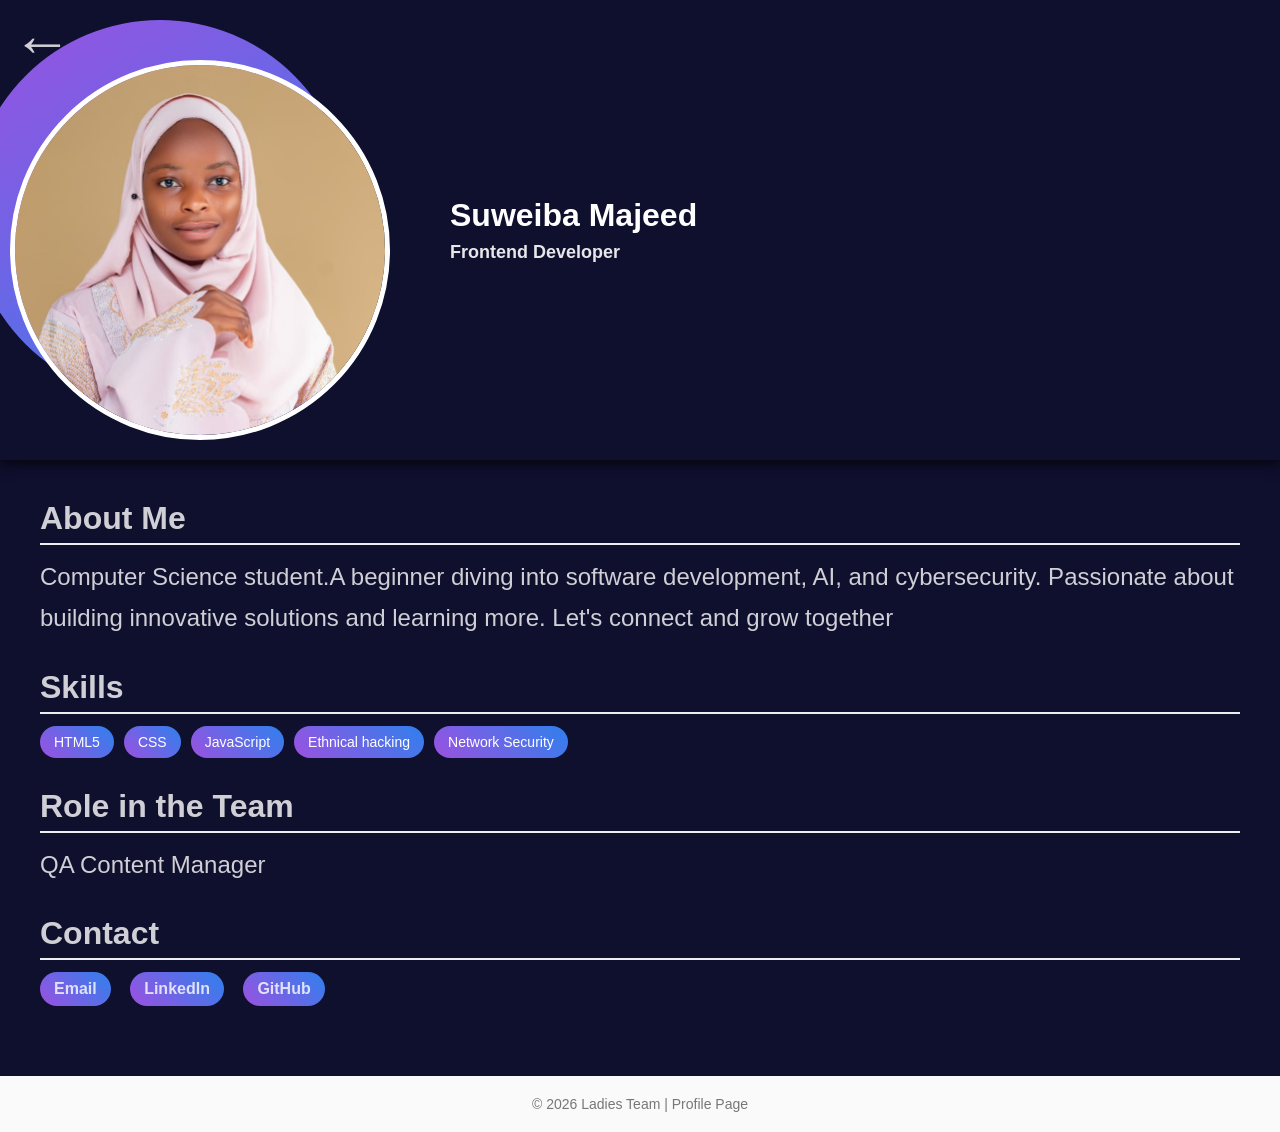
<file: profile6.html>
<!DOCTYPE html>
<html lang="en">
<head>
    <meta charset="UTF-8">
    <meta name="viewport" content="width=device-width, initial-scale=1.0">
    <title>Profile</title>

    <style>
        :root {
           --black-bg: #0f0f2e;
           --neon-pink: #ff6ec4;
           --neon-blue: #2f80ed;
           --neon-purple: #9b51e0;
           --white-trans: rgba(255,255,255,0.8);
        }
        * {
            margin: 0;
            padding: 0;
            box-sizing: border-box;
            font-family: Arial, Helvetica, sans-serif;
        }

        body {
            margin: 0;
            padding: 0;
            min-height: 100vh;
            background:#0f0f2e;
            padding: 0;
        }
        .back-btn{
            position: fixed;
            top: 20px;
            left: 20px;
            background: transparent;
            color: var(--white-trans);
            width: 45px;
            height: 45px;
            border-radius: 50%;
            font-size: 60px;
            font-weight: 700;
            display: flex;
            cursor: pointer;
            align-items: center;
            justify-content: center;
            text-decoration: none;
            transition: all 0.3s ease;
            z-index: 999;


        }
        .back-btn:hover{
         background: transparent;
            border-color: #fff;
            transform: scale(1.1);
        }

        .profile-container {
            max-width: 100%;
            margin: auto;
            background: transparent;
            border-radius: 10px;
            overflow: visible;
            box-shadow: 0 10px 25px rgba(0,0,0,0.1);
        }
        

        .profile-header {
            background: var(--black-bg);
            color: #fff;
            padding: 40px;
            display: flex;
            align-items: center;
            gap: 30px;
            width: 100%;
            box-sizing: border-box;
            justify-content: flex-start;
            position: relative;
            overflow: visible;
            min-height: 340px;
            box-shadow: 0 4px 12px rgba(0,0,0,0.7);
        }
        .profile-header::before{
            content: '';
            position: absolute;
            left: -30px;
            top: 20px;
            width: 380px;
            height: 380px;
            background: linear-gradient(145deg,#9b51e0,#2f80ed);
            border-radius: 50%;
            z-index: 0;
        }
        .profile-header::after{
            content: '';
            position: absolute;
            left: 160px;
            bottom: -100px;
            width: 220px;
            height: 220px;
            border-radius: 50%;
            z-index: 0;
        }

        .profile-header img {
            position: relative;
            width: 380px;
            height: 380px;
            left: -30px;
            top:20px;
            border-radius: 50%;
            object-fit: cover;
            object-position: top;
            border: 5px solid #fff;
            display: block;
            filter: drop-shadow(0 20px 40px rgbaa(0, 0, 0, 0.3));
            z-index: 0;
            flex-shrink: 0;
        }
        .profile-header > div{
            z-index: 1;
            margin-left: 0;
        }

        .profile-header h1 {
            font-size: 32px;
            font-weight: 800;
            margin-bottom: 8px;
        }

        .profile-header p {
            font-size: 18px;
            font-weight: 600;
            opacity: 0.9;
        }

        .profile-body {
            padding: 40px;
            position: relative;
            z-index: 3;
            color: #ffff;
        }

        .section {
            margin-bottom: 30px;
        }

        .section h2 {
            color: var(--white-trans);
            margin-bottom: 12px;
            border-bottom: 2px solid #eee;
            padding-bottom: 6px;
            font-size: 2em;
        }

        .section p {
            line-height: 1.7;
            color: var(--white-trans);
            font-size: 1.5em;
        }

        .skills {
            display: flex;
            flex-wrap: wrap;
            gap: 10px;
        }

        .skill {
            background: linear-gradient(45deg,#9b51e0,#2f80ed);
            color: #fff;
            padding: 8px 14px;
            border-radius: 20px;
            font-size: 14px;
        }

        .contact-info a {
            display: inline-block;
            margin-right: 15px;
            background: linear-gradient(45deg,#9b51e0,#2f80ed);
            color: var(--white-trans);
            text-decoration: none;
            font-weight: bold;
            border-radius: 20px;
            padding: 8px 14px;
        }

        .contact-info a:hover {
            transform: scale(1.05);
  box-shadow: 0 0 25px #ff6ec4;
        }

        footer {
            text-align: center;
            padding: 20px;
            background: #fafafa;
            color: #777;
            font-size: 14px;
        }
    </style>
</head>
<body>
    <a href="team.html" class="back-btn">&#8592;</a>


    <div class="profile-container">

        <!-- Header -->
        <div class="profile-header">
            <img src="images/suweiba.jpg" alt="Profile Picture">
            <div>
                <h1>Suweiba Majeed</h1>
                <p>Frontend Developer</p>
            </div>
        </div>

        <!-- Body -->
        <div class="profile-body">

            <!-- About -->
            <div class="section">
                <h2>About Me</h2>
                <p>
                    Computer Science student.A beginner diving into software development, AI, and cybersecurity. 
                    Passionate about building innovative solutions and learning more. Let's connect and grow together 
                </p>
            </div>

            <!-- Skills -->
            <div class="section">
                <h2>Skills</h2>
                <div class="skills">
                    <span class="skill">HTML5</span>
                    <span class="skill">CSS</span>
                    <span class="skill">JavaScript</span>
                    <span class="skill">Ethnical hacking</span>
                    <span class="skill">Network Security</span>
                </div>
            </div>

            <!-- Projects / Role -->
            <div class="section">
                <h2>Role in the Team</h2>
                <p>
                    QA Content Manager
                </p>
            </div>

            <!-- Contact -->
            <div class="section contact-info">
                <h2>Contact</h2>
                <a href="suweibamajeed98@gmail.com">Email</a>
                <a href="https://www.linkedin.com/in/suweiba-majeed-9a9891399?trk=contact-info">LinkedIn</a>
                <a href="http://github.com/Suweiba9/Suweiba-Majeed.git">GitHub</a>
            </div>

        </div>

        <footer>
            ©️ 2026 Ladies Team | Profile Page
        </footer>

    </div>

</body>
</html>
</file>
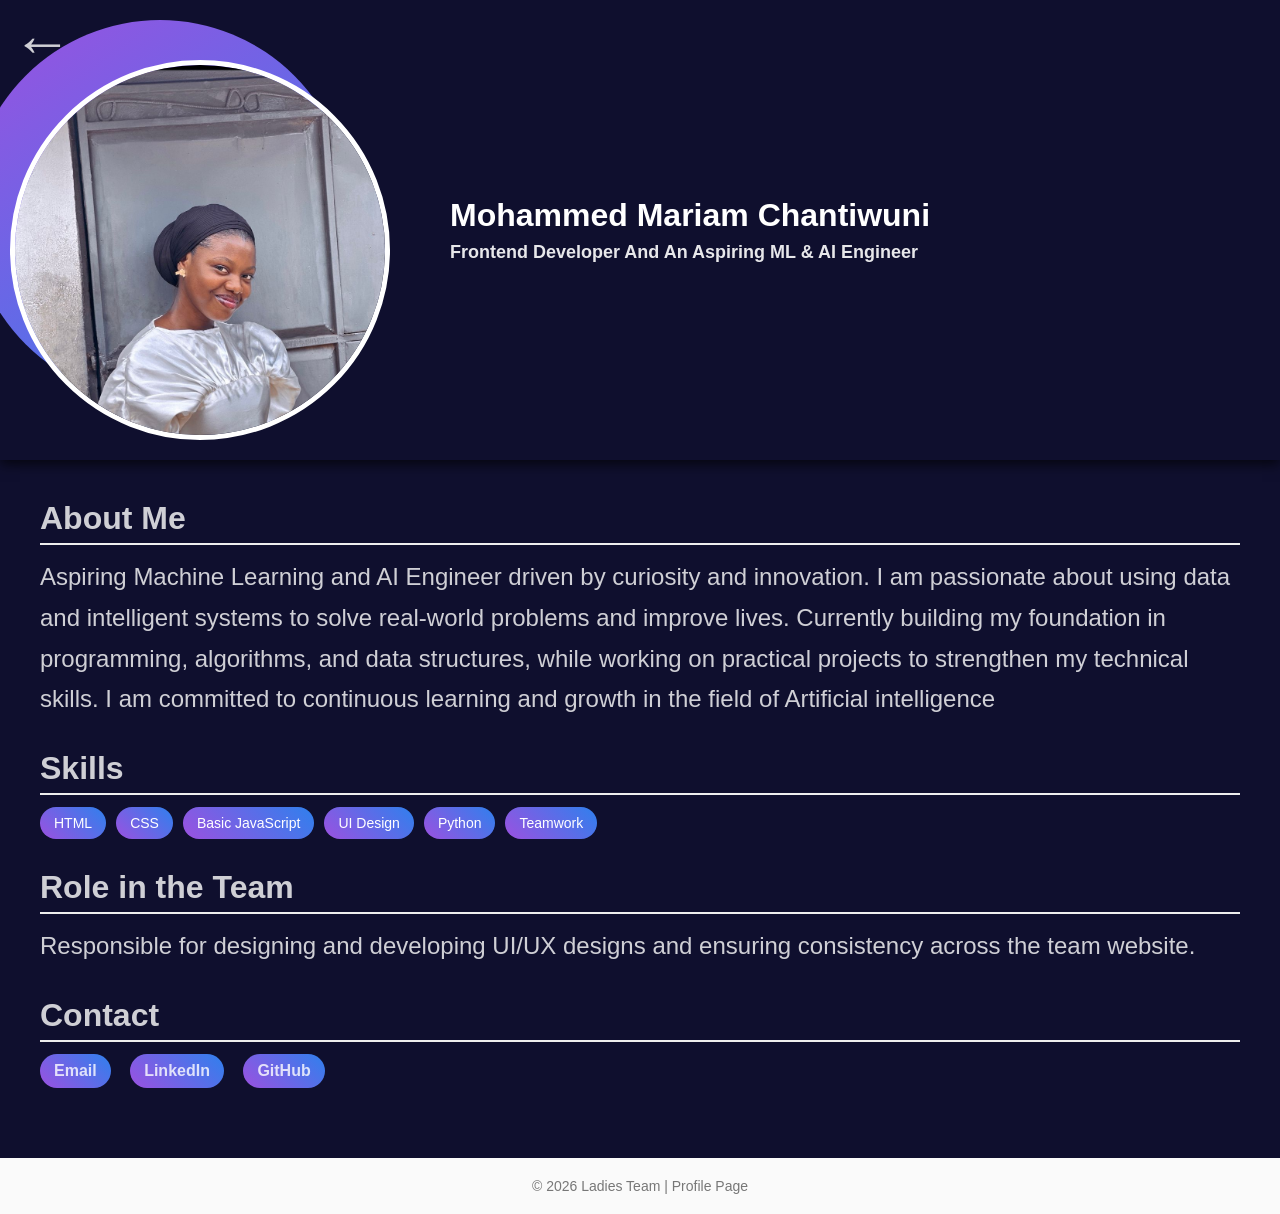
<file: profile7.html>
<!DOCTYPE html>
<html lang="en">
<head>
    <meta charset="UTF-8">
    <meta name="viewport" content="width=device-width, initial-scale=1.0">
    <title>Profile</title>

    <style>
       :root {
           --black-bg: #0f0f2e;
           --neon-pink: #ff6ec4;
           --neon-blue: #2f80ed;
           --neon-purple: #9b51e0;
           --white-trans: rgba(255,255,255,0.8);
        }
        * {
            margin: 0;
            padding: 0;
            box-sizing: border-box;
            font-family: Arial, Helvetica, sans-serif;
        }

        body {
            margin: 0;
            padding: 0;
            min-height: 100vh;
            background:#0f0f2e;
            padding: 0;
        }
        .back-btn{
            position: fixed;
            top: 20px;
            left: 20px;
            background: transparent;
            color: var(--white-trans);
            width: 45px;
            height: 45px;
            border-radius: 50%;
            font-size: 60px;
            font-weight: 700;
            display: flex;
            cursor: pointer;
            align-items: center;
            justify-content: center;
            text-decoration: none;
            transition: all 0.3s ease;
            z-index: 999;


        }
        .back-btn:hover{
         background: transparent;
            border-color: #fff;
            transform: scale(1.1);
        }

        .profile-container {
            max-width: 100%;
            margin: auto;
            background: transparent;
            border-radius: 10px;
            overflow: visible;
            box-shadow: 0 10px 25px rgba(0,0,0,0.1);
        }
        

        .profile-header {
            background: var(--black-bg);
            color: #fff;
            padding: 40px;
            display: flex;
            align-items: center;
            gap: 30px;
            width: 100%;
            box-sizing: border-box;
            justify-content: flex-start;
            position: relative;
            overflow: visible;
            min-height: 340px;
            box-shadow: 0 4px 12px rgba(0,0,0,0.7);
        }
        .profile-header::before{
            content: '';
            position: absolute;
            left: -30px;
            top: 20px;
            width: 380px;
            height: 380px;
            background: linear-gradient(145deg,#9b51e0,#2f80ed);
            border-radius: 50%;
            z-index: 0;
        }
        .profile-header::after{
            content: '';
            position: absolute;
            left: 160px;
            bottom: -100px;
            width: 220px;
            height: 220px;
            border-radius: 50%;
            z-index: 0;
        }

        .profile-header img {
            position: relative;
            width: 380px;
            height: 380px;
            left: -30px;
            top:20px;
            border-radius: 50%;
            object-fit: cover;
            object-position: top;
            border: 5px solid #fff;
            display: block;
            filter: drop-shadow(0 20px 40px rgbaa(0, 0, 0, 0.3));
            z-index: 0;
            flex-shrink: 0;
        }
        .profile-header > div{
            z-index: 1;
            margin-left: 0;
        }

        .profile-header h1 {
            font-size: 32px;
            font-weight: 800;
            margin-bottom: 8px;
        }

        .profile-header p {
            font-size: 18px;
            font-weight: 600;
            opacity: 0.9;
        }

        .profile-body {
            padding: 40px;
            position: relative;
            z-index: 3;
            color: #ffff;
        }

        .section {
            margin-bottom: 30px;
        }

        .section h2 {
            color: var(--white-trans);
            margin-bottom: 12px;
            border-bottom: 2px solid #eee;
            padding-bottom: 6px;
            font-size: 2em;
        }

        .section p {
            line-height: 1.7;
            color: var(--white-trans);
            font-size: 1.5em;
        }

        .skills {
            display: flex;
            flex-wrap: wrap;
            gap: 10px;
        }

        .skill {
            background: linear-gradient(45deg,#9b51e0,#2f80ed);
            color: #fff;
            padding: 8px 14px;
            border-radius: 20px;
            font-size: 14px;
        }

        .contact-info a {
            display: inline-block;
            margin-right: 15px;
            background: linear-gradient(45deg,#9b51e0,#2f80ed);
            color: var(--white-trans);
            text-decoration: none;
            font-weight: bold;
            border-radius: 20px;
            padding: 8px 14px;
        }

        .contact-info a:hover {
            transform: scale(1.05);
  box-shadow: 0 0 25px #ff6ec4;
        }

        footer {
            text-align: center;
            padding: 20px;
            background: #fafafa;
            color: #777;
            font-size: 14px;
        }
    </style>
</head>
<body>
    <a href="team.html" class="back-btn">&#8592;</a>

    <div class="profile-container">

        <!-- Header -->
        <div class="profile-header">
            <img src="images/chenty2.jpg" alt="Profile Picture">
            <div>
                <h1>Mohammed Mariam Chantiwuni</h1>
                <p>Frontend Developer And An Aspiring ML & AI Engineer</p>
            </div>
        </div>

        <!-- Body -->
        <div class="profile-body">

            <!-- About -->
            <div class="section">
                <h2>About Me</h2>
                <p>
                    Aspiring Machine Learning and AI Engineer driven by curiosity and innovation.
                     I am passionate about using data and intelligent systems to solve real-world problems and improve lives.
                    Currently building my foundation in programming, algorithms, and data structures, while working on practical projects to strengthen my technical skills.
                    I am committed to continuous learning and growth in the field of Artificial intelligence
                </p>
            </div>

            <!-- Skills -->
            <div class="section">
                <h2>Skills</h2>
                <div class="skills">
                    <span class="skill">HTML</span>
                    <span class="skill">CSS</span>
                    <span class="skill"> Basic JavaScript</span>
                    <span class="skill">UI Design</span>
                    <span class="skill">Python</span>
                    <span class="skill">Teamwork</span>
                </div>
            </div>

            <!-- Projects / Role -->
            <div class="section">
                <h2>Role in the Team</h2>
                <p>
                    Responsible for designing and developing UI/UX designs
                    and ensuring consistency across the team website.
                </p>
            </div>

            <!-- Contact -->
            <div class="section contact-info">
                <h2>Contact</h2>
                <a href="mailto:mariamchantiwunimohammed@gmail.com">Email</a>
                <a href="https://www.linkedin.com/in/mariam-chantiwuni-mohammed-157a1629a?">LinkedIn</a>
                <a href="https://github.com/mariamchantiwunimohammedcreate">GitHub</a>
            </div>

        </div>

        <footer>
            ©️ 2026 Ladies Team | Profile Page
        </footer>

    </div>

</body>
</html>
</file>
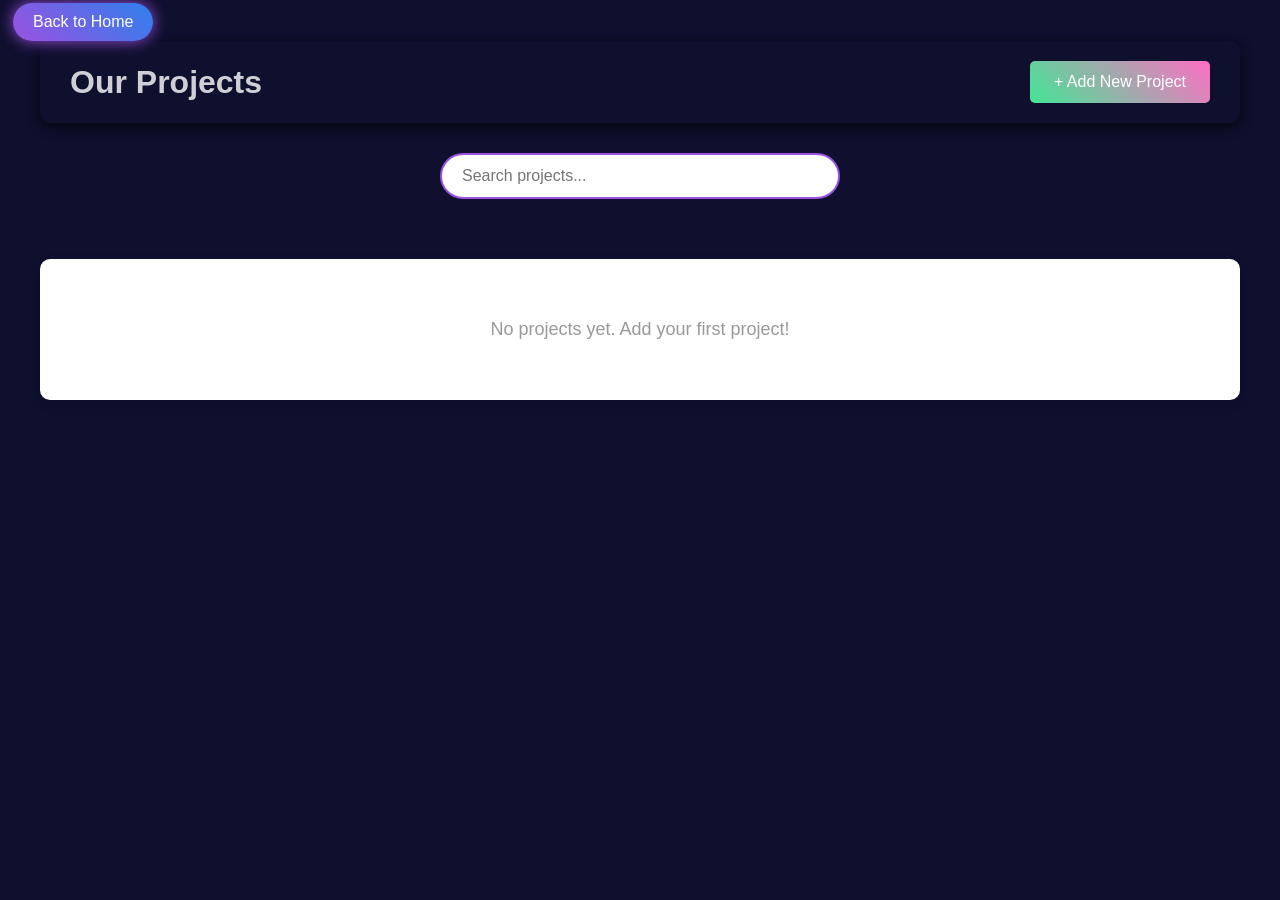
<file: project.html>
<!DOCTYPE html>
<html lang="en">
<head>
    <meta charset="UTF-8">
    <meta name="viewport" content="width=device-width, initial-scale=1.0">
    <title>All Projects</title>
    <link rel="stylesheet" href="project.css">
</head>
<body>
    <nav class="back-nav">
        <a href="index.html" class="back-link">
            <i class="fa-solid fa-arrow-left"></i> Back to Home
        </a>
    <div class="project-container">
        <!-- Header -->
        <header class="project-header">
            <h1>Our Projects</h1>
            <button class="btn-add-project" onclick="openAddProjectModal()">+ Add New Project</button>
        </header>

        <!-- Search Bar -->
        <div class="search-section">
            <input type="text" id="searchInput" placeholder="Search projects..." class="search-bar" onkeyup="searchProjects()">
        </div>

        <!-- Projects Grid -->
        <div class="projects-grid" id="projectsGrid">
            <!-- Projects will be dynamically added here -->
        </div>

        <!-- Empty State -->
        <div class="empty-state" id="emptyState">
            <p>No projects yet. Add your first project!</p>
        </div>
    </div>

    <!-- Add/Edit Project Modal -->
    <div id="projectModal" class="modal">
        <div class="modal-content">
            <span class="close" onclick="closeAddProjectModal()">&times;</span>
            <h2 id="modalTitle">Add New Project</h2>
            
            <form id="projectForm">
                <div class="form-group">
                    <label for="projectName">Project Name *</label>
                    <input type="text" id="projectName" required placeholder="Enter project name">
                </div>

                <div class="form-group">
                    <label for="projectDescription">Description *</label>
                    <textarea id="projectDescription" required placeholder="Enter project description"></textarea>
                </div>

                <div class="form-group">
                    <label for="projectTechnologies">Technologies (comma-separated) *</label>
                    <input type="text" id="projectTechnologies" required placeholder="e.g., React, Node.js, MongoDB">
                </div>

                <div class="form-group">
                    <label for="projectTeamMembers">Team Members (comma-separated)</label>
                    <input type="text" id="projectTeamMembers" placeholder="e.g., John, Jane, Mike">
                </div>

                <div class="form-group">
                    <label for="projectCode">Code/Repository Link</label>
                    <input type="url" id="projectCode" placeholder="https://github.com/...">
                </div>

                <div class="form-group">
                    <label for="projectLiveDemo">Live Demo Link</label>
                    <input type="url" id="projectLiveDemo" placeholder="https://...">
                </div>

                <div class="form-actions">
                    <button type="submit" class="btn-submit">Save Project</button>
                    <button type="button" class="btn-cancel" onclick="closeAddProjectModal()">Cancel</button>
                </div>
            </form>
        </div>
    </div>

    <!-- Delete Confirmation Modal -->
    <div id="deleteModal" class="modal">
        <div class="modal-content delete-modal">
            <h2>Delete Project?</h2>
            <p id="deleteMessage">Are you sure you want to delete this project? This action cannot be undone.</p>
            <div class="delete-actions">
                <button class="btn-delete-confirm" onclick="confirmDelete()">Delete</button>
                <button class="btn-delete-cancel" onclick="cancelDelete()">Cancel</button>
            </div>
        </div>
    </div>

    <script src="project.js"></script>
</body>
</html>
</file>
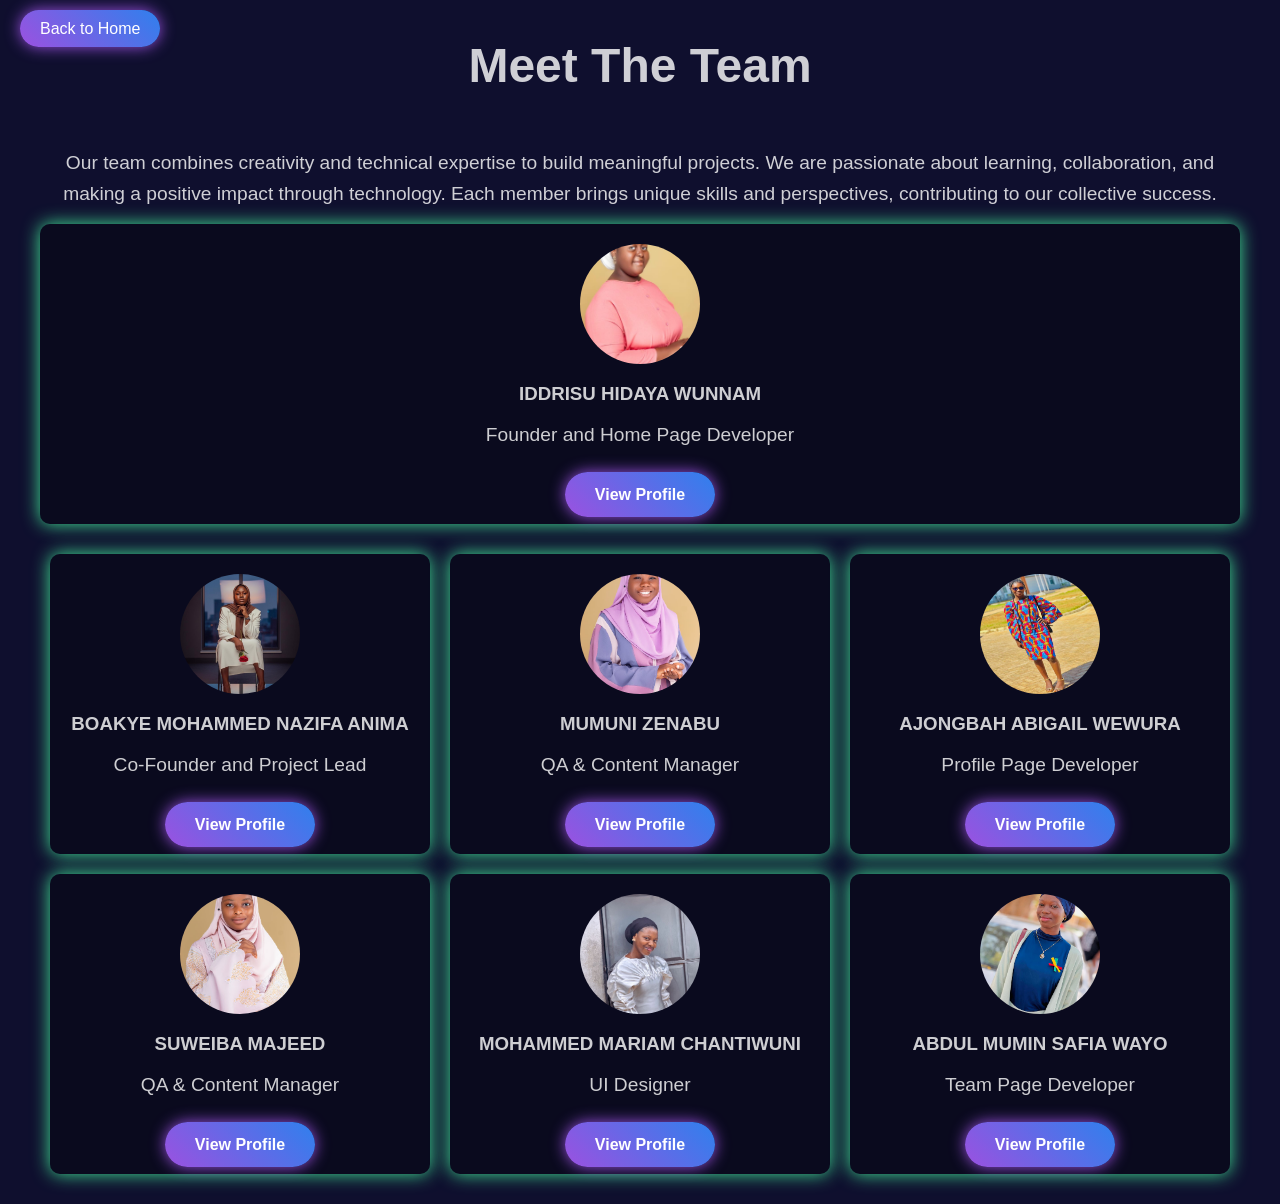
<file: team.html>
<!DOCTYPE html>
<html lang="en">
<head>
    <meta charset="UTF-8">
    <meta name="viewport" content="width=device-width, initial-scale=1.0">
    <title>Team Page</title>
    <link rel="stylesheet" href="team.css">
</head>
<body>
    <nav class="back-nav">
        <a href="index.html" class="back-link">
            <i class="fa-solid fa-arrow-left"></i> Back to Home
        </a>
    </nav>
    <div class="team-container">
        <h1>Meet The Team</h1>
        <p>Our team combines creativity and technical expertise to build meaningful projects.
            We are passionate about learning, collaboration, and making a positive impact through technology. 
            Each member brings unique skills and perspectives, contributing to our collective success.
        </p>
            <div class="team-card"  style="grid-column: 1/-1; margin-bottom: 20px; justify-self: center;  gap: 20px;
    padding: 20px 80px;">
                <img src="images/Hidaya (1).jpeg" alt="Team Member" class="profile-img">
                <h3>IDDRISU HIDAYA WUNNAM</h3>
                <p class="role">Founder and Home Page Developer</p>
                <a href="profile5.html" class="view-profile">View Profile</a>
            </div>
            
            <div class="team-grid">
             <div class="team-card">
                <img src="images/Nazifa.jpeg" alt="Team Member" class="profile-img">
                <h3> BOAKYE MOHAMMED NAZIFA ANIMA</h3>
                <p class="role">Co-Founder and Project Lead</p>
                <a href="profile3.html" class="view-profile">View Profile</a>
            </div>

             <div class="team-card">
                <img src="images/zeinab.jpg" alt="Team Member" class="profile-img">
                <h3>MUMUNI ZENABU</h3>
                <p class="role">QA & Content Manager</p>
                <a href="profile4.html" class="view-profile">View Profile</a>
            </div>
            <div class="team-card">
                <img src="images/abigail.jpg" alt="Team Member" class="profile-img" style="object-fit: inherit;">
                <h3>AJONGBAH ABIGAIL WEWURA</h3>
                <p class="role">Profile Page Developer</p>
                <a href="profile2.html" class="view-profile">View Profile</a>
            </div>
            
            
            <div class="team-card">
                <img src="images/suweiba.jpg" alt="Team Member" class="profile-img">
                <h3>SUWEIBA MAJEED</h3>
                <p class="role">QA & Content Manager</p>
                <a href="profile6.html" class="view-profile">View Profile</a>
            </div>
            <div class="team-card">
                <img src="images/Chenty.jpeg" alt="Team Member" class="profile-img">
                <h3>MOHAMMED MARIAM CHANTIWUNI</h3>
                <p class="role"> UI Designer</p>
                <a href="profile7.html" class="view-profile">View Profile</a>
            </div>

            <div class="team-card">
                <img src="images/safia.jpeg" alt="Team Member" class="profile-img">
                <h3>ABDUL MUMIN SAFIA WAYO</h3>
                <p class="role">Team Page Developer</p>
                <a href="profile1.html" class="view-profile">View Profile</a>
            </div>
        </div>
    </div>
</body>
</html>
</file>
<file: index.css>
/* ROOT VARIABLES */
:root {
  --black-bg: #0f0f2e;
  --neon-pink: #ff6ec4;
  --neon-blue: #2f80ed;
  --neon-purple: #9b51e0;
  --white-trans: rgba(255,255,255,0.8);
}

/* GLOBAL */
*{
  margin: 0;
  padding: 0;
  box-sizing: border-box;
  font-family: 'Poppins', sans-serif;
  scroll-behavior: smooth;
}

body {
  background: var(--black-bg);
  color: white;
  overflow-x: hidden;
  min-height: 100%;
}

html {
  height: 100%;
  overflow-x: hidden;
}

/* NETWORK BACKGROUND */
#network-bg {
  position: fixed;
  top: 0;
  left: 0;
  width: 100%;
  height: 100%;
  z-index: -2;
  pointer-events: none;
}

.floating-shapes {
  position: fixed;
  top: 0;
  left: 0;
  width: 100%;
  height: 100%;
  pointer-events: none;
  z-index: -1;
}

/* NAVBAR */
header {
  position: sticky;
  top: 0;
  z-index: 10000;
}

.navbar {
  display: flex;
  align-items: center;
  justify-content: space-between;
  padding: 18px 10px;
  background: var(--black-bg);
  box-shadow: 0 4px 12px rgba(0,0,0,0.4);
}

/* LOGO */
.logo {
  display: flex;
  align-items: center;
  gap: 14px;
}

.logo img {
  width: 60px;
  height: 60px;
}

.logo-text h2 {
  font-size: 26px;
  font-weight: 700;
}

.logo-text .motto-small {
  font-size: 12px;
  color: var(--neon-pink);
}

/* NAV LINKS */
.nav-links {
  display: flex;
  gap: 26px;
  list-style: none;
}

.nav-links a {
  color: white;
  text-decoration: none;
  font-weight: 600;
  transition: 0.3s;
  position: relative;
  z-index: 1;
}

.nav-links a:hover {
  color: var(--neon-pink);
  text-shadow: 0 0 8px var(--neon-pink);
}

/* HAMBURGER */
.hamburger {
  display: none;
  flex-direction: column;
  gap: 5px;
  cursor: pointer;
  z-index: 10001;
}

.hamburger span {
  width: 25px;
  height: 3px;
  background: white;
  transition: 0.3s;
}

/* Hamburger X animation */
.hamburger.active span:nth-child(1) {
  transform: rotate(45deg) translate(5px, 5px);
}

.hamburger.active span:nth-child(2) {
  opacity: 0;
}

.hamburger.active span:nth-child(3) {
  transform: rotate(-45deg) translate(5px, -5px);
}

/* HERO */
.hero {
  min-height: 90vh;
  display: flex;
  flex-direction: column;
  justify-content: center;
  align-items: center;
  text-align: center;
  position: relative;
  padding: 40px;
  overflow: hidden;
  z-index: 1;
}

.hero h1.hero-title {
  font-size: 70px;
  font-weight: 800;
  margin-bottom: 15px;
  transition: 0.3s;
}

.hero h1.hero-title:hover {
  color: var(--neon-pink);
  text-shadow: 0 0 20px var(--neon-pink);
}

.tagline {
  font-size: 22px;
  color: var(--white-trans);
  margin-bottom: 10px;
}

#motto {
  color: var(--neon-pink);
  font-weight: 600;
  font-size: 20px;
}

/* HERO BUTTONS */
.hero-buttons {
  display: flex;
  gap: 20px;
  margin-top: 25px;
  flex-wrap: wrap;
  justify-content: center;
  z-index: 1;
}

.btn {
  padding: 14px 30px;
  border-radius: 50px;
  font-weight: 600;
  text-decoration: none;
  color: white;
  background: linear-gradient(45deg,#42e695,#ff6ec4);
  box-shadow: 0 0 15px #42e695;
  transition: 0.3s;
  position: relative;
  z-index: 1;
}

.btn:hover {
  transform: scale(1.05);
  box-shadow: 0 0 25px #ff6ec4;
}

.btn-secondary {
  background: linear-gradient(45deg,#9b51e0,#2f80ed);
  box-shadow: 0 0 15px #9b51e0;
}

/* SECTIONS */
.section {
  padding: 80px 60px;
  position: relative;
  z-index: 1;
}

.section h2 {
  font-size: 38px;
  margin-bottom: 20px;
  display: inline-block;
  transition: 0.3s;
}

.section h2:hover {
  color: var(--neon-pink);
  text-shadow: 0 0 12px var(--neon-pink);
}

.section p {
  font-size: 18px;
  line-height: 1.7;
  color: var(--white-trans);
  margin-bottom: 30px;
}

/* MISSION / VISION */
.mission-vision {
  display: flex;
  gap: 20px;
  flex-wrap: wrap;
}

.box {
  flex: 1 1 250px;
  background: rgba(0,0,0,0.35);
  padding: 30px;
  border-radius: 20px;
  box-shadow: 0 0 18px #42e695;
  transition: 0.3s;
}

.box:hover {
  transform: translateY(-8px);
  box-shadow: 0 0 30px #ff6ec4;
}

/* WHAT WE DO CARDS */
#what-we-do .cards {
  display: flex;
  flex-wrap: wrap;
  gap: 20px;
}

#what-we-do .card {
  flex: 1 1 200px;
  background: rgba(0,0,0,0.45);
  padding: 30px;
  border-radius: 20px;
  text-align: center;
  font-weight: 600;
  cursor: pointer;
  box-shadow: 0 0 15px #42e695;
  transition: 0.3s;
  position: relative;
  z-index: 1;
}

#what-we-do .card.team-collab {
  flex: 1 1 100%;
}

#what-we-do .card:hover {
  transform: translateY(-10px);
  box-shadow: 0 0 30px #ff6ec4;
}

/* EXPLORE MORE CARDS */
#explore-more .cards {
  display: flex;
  gap: 20px;
  flex-wrap: wrap;
}

#explore-more .card {
  flex: 1 1 30%;
  text-decoration: none;
  padding: 30px;
  border-radius: 20px;
  background: rgba(0,0,0,0.45);
  text-align: center;
  box-shadow: 0 0 15px #42e695;
  transition: 0.3s;
  position: relative;
  z-index: 1;
}

#explore-more .card:hover {
  transform: translateY(-10px);
  box-shadow: 0 0 30px #ff6ec4;
}

/* PARTNER SECTION */
#partner {
  display: flex;
  flex-direction: column;
  align-items: center;
  text-align: center;
  gap: 20px;
  z-index: 1;
}

#partner .partner-btn {
  margin-top: 15px;
}

/* SOCIAL ICONS */
.footer-social {
  margin-top: 20px;
  display: flex;
  justify-content: center;
  gap: 25px;
}

.footer-social a {
  font-size: 32px;
  color: white;
  transition: 0.3s;
}

.footer-social a:hover {
  color: var(--neon-pink);
  transform: scale(1.2);
  text-shadow: 0 0 15px var(--neon-pink);
}

/* FOOTER */
footer {
  padding: 40px 60px;
  text-align: center;
  display: flex;
  flex-direction: column;
  gap: 12px;
  z-index: 1;
}

.footer-links {
  display: flex;
  gap: 22px;
  justify-content: center;
  flex-wrap: wrap;
}

.footer-links a {
  color: white;
  text-decoration: none;
  font-weight: 600;
}

.footer-links a:hover {
  color: var(--neon-pink);
}

/* QUICK CONTACT FORM */
.quick-form-container {
  height: 100vh;
  display: flex;
  justify-content: center;
  align-items: center;
  padding: 20px;
}

.quick-form {
  background: rgba(0,0,0,0.7);
  padding: 40px;
  border-radius: 20px;
  width: 90%;
  max-width: 420px;
  box-shadow: 0 0 25px #42e695;
  display: flex;
  flex-direction: column;
  gap: 16px;
}

.quick-form h2 {
  text-align: center;
}

.quick-subtext {
  font-size: 14px;
  text-align: center;
  opacity: 0.8;
}

.quick-form input,
.quick-form textarea {
  padding: 14px;
  border-radius: 10px;
  border: 1px solid rgba(255,255,255,0.2);
  background: rgba(0,0,0,0.5);
  color: white;
  outline: none;
}

.quick-form input:focus,
.quick-form textarea:focus {
  border-color: #ff6ec4;
  box-shadow: 0 0 10px #ff6ec4;
}

.back-home {
  text-align: center;
  margin-top: 10px;
  text-decoration: none;
  color: white;
}

.back-home:hover {
  color: #ff6ec4;
}

/* RESPONSIVE */
@media(max-width:1024px) {
  #what-we-do .card {
    flex: 1 1 48%;
  }
  #what-we-do .card.team-collab {
    flex: 1 1 100%;
  }
}

@media(max-width:768px) {
  .nav-links {
    display:none;
    flex-direction:column;
    position:absolute;
    top:80px;
    right:0;
    background:var(--black-bg);
    width:220px;
    padding:20px;
  }
  .nav-links.active {
    display:flex;
  }
  .hamburger {
    display:flex;
  }
  .mission-vision {
    flex-direction: column;
  }
  #what-we-do .cards,
  #explore-more .cards {
    flex-direction: column;
  }
  #what-we-do .card,
  #explore-more .card {
    flex: 1 1 100%;
  }
}
</file>
<file: project.css>
:root {
  --black-bg: #0f0f2e;
  --neon-pink: #ff6ec4;
  --neon-blue: #2f80ed;
  --neon-purple: #9b51e0;
  --white-trans: rgba(255,255,255,0.8);
}
* {
    margin: 0;
    padding: 0;
    box-sizing: border-box;
}

body {
    font-family: 'Roboto', Arial, Helvetica, sans-serif;
    background-color: var(--black-bg);
    min-height: 100vh;
    padding: 13px;
}

.project-container {
    max-width: 1200px;
    margin: 0 auto;
}
.back-link {
    color: white;
    text-decoration: none;
    padding: 10px 20px;
    border-radius: 50px;
    background: linear-gradient(45deg,#9b51e0,#2f80ed);
    box-shadow: 0 0 15px #9b51e0;
    transition: 0.3s;
    margin-top: -10px;
    display: inline-block;

}
.back-link:hover {
    transform: scale(1.05);
  box-shadow: 0 0 25px #ff6ec4;
}


/* Header */
.project-header {
    display: flex;
    justify-content: space-between;
    align-items: center;
    margin-bottom: 30px;
    background: var(--black-bg);
    padding: 20px 30px;
    border-radius: 10px;
    box-shadow: 0px 4px 12px rgba(0, 0, 0, 0.7);
}

.project-header h1 {
    font-size: 32px;
    color:var(--white-trans);
    font-weight: 600;
}

.btn-add-project {
    background:linear-gradient(45deg,#42e695,#ff6ec4);
    color: white;
    border: none;
    padding: 12px 24px;
    border-radius: 5px;
    cursor: pointer;
    font-size: 16px;
    font-weight: 500;
    transition: background 0.3s, transform 0.2s;
}

.btn-add-project:hover {
    background: #1565c0;
    transform: translateY(-2px);
}

.btn-add-project:active {
    transform: translateY(0);
}

/* Search Bar */
.search-section {
    margin-bottom: 30px;
    display: flex;
    justify-content: center;
}

.search-bar {
    width: 100%;
    max-width: 400px;
    padding: 12px 20px;
    font-size: 16px;
    border: 2px solid  #9b51e0;
    border-radius: 25px;
    outline: none;
    transition: border-color 0.3s;
}

.search-bar:focus {
    border-color:  #9b51e0;
}

/* Projects Grid */
.projects-grid {
    display: grid;
    grid-template-columns: repeat(auto-fill, minmax(320px, 1fr));
    gap: 25px;
    margin-bottom: 30px;
}

/* Project Card */
.project-card {
    background: var(--black-bg);
    border-radius: 10px;
    box-shadow: 0px 4px 12px var(--neon-purple);
    overflow: hidden;
    transition: transform 0.3s, box-shadow 0.3s;
    display: flex;
    flex-direction: column;
}

.project-card:hover {
    transform: translateY(-5px);
    box-shadow: 0px 8px 20px  #9b51e0;
}

.project-card-header {
    background:  linear-gradient(45deg,#9b51e0,#2f80ed);
    color: white;
    padding: 20px;
}

.project-card-header h3 {
    font-size: 22px;
    margin-bottom: 5px;
    word-break: break-word;
}

.project-card-body {
    padding: 20px;
    flex-grow: 1;
    display: flex;
    flex-direction: column;
}

.project-description {
    color: var(--white-trans);
    font-size: 14px;
    line-height: 1.6;
    margin-bottom: 15px;
}

/* Technologies */
.project-technologies {
    margin-bottom: 15px;
}

.project-technologies label {
    display: block;
    font-weight: 600;
    color: var(--white-trans);
    font-size: 12px;
    margin-bottom: 8px;
    text-transform: uppercase;
}

.tech-tags {
    display: flex;
    flex-wrap: wrap;
    gap: 8px;
}

.tech-tag {
    background: linear-gradient(45deg,#42e695,#ff6ec4);
    color: white;
    padding: 5px 12px;
    border-radius: 15px;
    font-size: 12px;
    font-weight: 500;
}

/* Team Members */
.project-team {
    margin-bottom: 15px;
}

.project-team label {
    display: block;
    font-weight: 600;
    color: var(--white-trans);
    font-size: 12px;
    margin-bottom: 8px;
    text-transform: uppercase;
}

.team-members {
    display: flex;
    flex-wrap: wrap;
    gap: 8px;
}

.team-member {
    background: linear-gradient(45deg,#42e695,#ff6ec4);
    color: var(--white-trans);
    padding: 5px 12px;
    border-radius: 15px;
    font-size: 12px;
}

/* Links */
.project-links {
    margin-bottom: 15px;
    display: flex;
    flex-wrap: wrap;
    gap: 10px;
}

.project-link {
    flex: 1;
    min-width: 100px;
}

.project-link a {
    display: inline-block;
    background: #f0f0f0;
    color: #1976d2;
    padding: 8px 12px;
    border-radius: 5px;
    text-decoration: none;
    font-size: 12px;
    text-align: center;
    transition: background 0.3s;
    word-break: break-word;
}

.project-link a:hover {
    background: #e0e0e0;
    text-decoration: underline;
}

/* Card Actions */
.card-actions {
    display: flex;
    gap: 10px;
    margin-top: auto;
    padding-top: 15px;
    border-top: 1px solid #eee;
}

/* Delete Button - MAIN STYLING */
.btn-delete {
    flex: 1;
    background: linear-gradient(45deg,#42e695,#ff6ec4);
    color: white;
    border: none;
    padding: 10px 15px;
    border-radius: 5px;
    cursor: pointer;
    font-size: 14px;
    font-weight: 500;
    transition: background 0.3s, transform 0.2s;
    display: flex;
    align-items: center;
    justify-content: center;
    gap: 5px;
}

.btn-delete:hover {
    background: #ff1744;
    transform: scale(1.05);
}

.btn-delete:active {
    transform: scale(0.95);
}

.btn-delete::before {
    content: "🗑️";
    font-size: 16px;
}

/* Edit Button */
.btn-edit {
    flex: 1;
    background: linear-gradient(45deg,#42e695,#ff6ec4);
    color: white;
    border: none;
    padding: 10px 15px;
    border-radius: 5px;
    cursor: pointer;
    font-size: 14px;
    font-weight: 500;
    transition: background 0.3s, transform 0.2s;
    display: flex;
    align-items: center;
    justify-content: center;
    gap: 5px;
}

.btn-edit:hover {
    background: #45a049;
    transform: scale(1.05);
}

.btn-edit::before {
    content: "✏️";
    font-size: 16px;
}

/* Empty State */
.empty-state {
    text-align: center;
    padding: 60px 20px;
    color: #999;
    font-size: 18px;
    background: white;
    border-radius: 10px;
    box-shadow: 0px 4px 12px rgba(0, 0, 0, 0.1);
    display: none;
}

.empty-state.show {
    display: block;
}

/* Modal Styles */
.modal {
    display: none;
    position: fixed;
    z-index: 1000;
    left: 0;
    top: 0;
    width: 100%;
    height: 100%;
    background-color: rgba(0, 0, 0, 0.5);
    animation: fadeIn 0.3s;
}

.modal.show {
    display: flex;
    align-items: center;
    justify-content: center;
}

@keyframes fadeIn {
    from { opacity: 0; }
    to { opacity: 1; }
}

.modal-content {
    background-color:rgba(0, 0, 0, 0.7);
    padding: 30px;
    border-radius: 10px;
    width: 90%;
    max-width: 500px;
    max-height: 90vh;
    overflow-y: auto;
    box-shadow: 0 4px 20px rgba(0, 0, 0, 0.3);
    animation: slideIn 0.3s;
}

@keyframes slideIn {
    from {
        transform: translateY(-50px);
        opacity: 0;
    }
    to {
        transform: translateY(0);
        opacity: 1;
    }
}

.close {
    color: white;
    float: right;
    font-size: 28px;
    font-weight: bold;
    cursor: pointer;
    transition: color 0.3s;
}

.close:hover,
.close:focus {
    color:red;
}

.modal-content h2 {
    color: var(--white-trans);
    margin-bottom: 20px;
    font-size: 24px;
}

/* Form Styles */
.form-group {
    margin-bottom: 18px;
}

.form-group label {
    display: block;
    margin-bottom: 8px;
    color: var(--white-trans);
    font-weight: 600;
    font-size: 14px;
}

.form-group input,
.form-group textarea {
    width: 100%;
    padding: 12px;
    border: 1px solid #ddd;
    border-radius: 5px;
    font-size: 14px;
    font-family: inherit;
    transition: border-color 0.3s;
}

.form-group input:focus,
.form-group textarea:focus {
    outline: none;
    border-color: #1976d2;
    box-shadow: 0 0 5px rgba(25, 118, 210, 0.3);
}

.form-group textarea {
    resize: vertical;
    min-height: 100px;
}

/* Form Actions */
.form-actions {
    display: flex;
    gap: 10px;
    margin-top: 25px;
}

.btn-submit {
    flex: 1;
    background: var(--neon-blue);
    color: white;
    border: none;
    padding: 12px;
    border-radius: 5px;
    cursor: pointer;
    font-size: 16px;
    font-weight: 600;
    transition: background 0.3s, transform 0.2s;
}

.btn-submit:hover {
    background: #1565c0;
    transform: translateY(-2px);
}

.btn-cancel {
    flex: 1;
    background: #f5f5f5;
    color: #333;
    border: 1px solid #ddd;
    padding: 12px;
    border-radius: 5px;
    cursor: pointer;
    font-size: 16px;
    font-weight: 600;
    transition: background 0.3s;
}

.btn-cancel:hover {
    background: #e0e0e0;
}

/* Delete Modal Styles */
.delete-modal {
    max-width: 400px;
    text-align: center;
}

.delete-modal h2 {
    color: #ff5252;
    margin-bottom: 15px;
}

.delete-modal p {
    color: var(--white-trans);
    margin-bottom: 25px;
    line-height: 1.6;
}

.delete-actions {
    display: flex;
    gap: 10px;
}

.btn-delete-confirm {
    flex: 1;
    background: #ff5252;
    color: white;
    border: none;
    padding: 12px;
    border-radius: 5px;
    cursor: pointer;
    font-size: 16px;
    font-weight: 600;
    transition: background 0.3s, transform 0.2s;
}

.btn-delete-confirm:hover {
    background: #ff1744;
    transform: scale(1.05);
}

.btn-delete-cancel {
    flex: 1;
    background: #f5f5f5;
    color: #333;
    border: 1px solid #ddd;
    padding: 12px;
    border-radius: 5px;
    cursor: pointer;
    font-size: 16px;
    font-weight: 600;
    transition: background 0.3s;
}

.btn-delete-cancel:hover {
    background: #e0e0e0;
}

/* Responsive Design */
@media (max-width: 768px) {
    .portfolio-header {
        flex-direction: column;
        gap: 15px;
        text-align: center;
    }

    .portfolio-header h1 {
        font-size: 24px;
    }

    .projects-grid {
        grid-template-columns: repeat(auto-fill, minmax(280px, 1fr));
        gap: 18px;
    }

    .card-actions {
        flex-direction: column;
    }

    .btn-edit,
    .btn-delete {
        width: 100%;
    }

    .modal-content {
        width: 95%;
        max-height: 95vh;
        padding: 20px;
    }

    .form-actions {
        flex-direction: column;
    }
}

@media (max-width: 480px) {
    body {
        padding: 10px;
    }

    .portfolio-header {
        padding: 15px;
    }

    .portfolio-header h1 {
        font-size: 20px;
    }

    .btn-add-project {
        font-size: 14px;
        padding: 10px 15px;
    }

    .projects-grid {
        grid-template-columns: 1fr;
        gap: 15px;
    }

    .project-card-header h3 {
        font-size: 18px;
    }

    .search-bar {
        padding: 10px 15px;
        font-size: 14px;
    }
}
</file>
<file: team.css>
:root {
  --black-bg: #0f0f2e;
  --neon-pink: #ff6ec4;
  --neon-blue: #2f80ed;
  --neon-purple: #9b51e0;
  --white-trans: rgba(255,255,255,0.8);
}
*{
    margin: 0;
    padding: 0;
    box-sizing: border-box;
    font-family: 'Poppins', sans-serif;
    scroll-behavior: smooth;
}
body {
    font-family: Arial, sans-serif;
    background-color: var(--black-bg);
    margin: 0;
    padding: 20px;
    
}
.back-link {
    color: white;
    text-decoration: none;
    padding: 10px 20px;
    border-radius: 50px;
    background: linear-gradient(45deg,#9b51e0,#2f80ed);
    box-shadow: 0 0 15px #9b51e0;
    transition: 0.3s;
}
.back-link:hover {
    transform: scale(1.05);
  box-shadow: 0 0 25px #ff6ec4;
}

.team-container {
    max-width: 1200px;
    margin: 0 auto;
    text-align: center;
    
}
.team-container h1 {
    margin-bottom: 40px; 
    color: var(--white-trans);
    font-size: 3rem;
}
.team-container p{
    color: var(--white-trans);
    font-size: 1.2rem;
    line-height: 1.6;
    padding: 15px;
}
.team-grid {
    display:grid;
    grid-template-columns: repeat(3,1fr);
    gap: 20px;
    padding: 10px;
    
}

.team-card {
    background-color: rgba(0, 0, 0, 0.35);
    padding: 20px;
    border-radius: 10px;
    box-shadow: 0 0px 18px #42e695;
    transition: transform 0.3s;
    
    
}

.team-card:hover {
    transform: translateY(-5px);
    box-shadow: 0 0px 30px #ff6ec4;

}

.profile-img {
    width: 120px;
    height: 120px;
    border-radius: 50%;
    object-fit:cover;
    margin-bottom: 15px;
    
}

.role {
    color: var(--white-trans);
    font-size: 14px;
    margin-bottom: 20px;
}
.team-card h3 {
    color: var(--white-trans);
}

.view-profile {
  padding: 14px 30px;
  border-radius: 50px;
  font-weight: 600;
  text-decoration: none;
  color: white;
  background: linear-gradient(45deg,#9b51e0,#2f80ed);
  box-shadow: 0 0 15px #9b51e0;
  transition: 0.3s;
  position: relative;
  z-index: 1;
}

.view-profile:hover {
    transform: scale(1.05);
  box-shadow: 0 0 25px #ff6ec4;
}

.social-link{
    width: 80px;
    cursor: pointer;
    display: flex;
    gap: 30px;
    flex-wrap: wrap;
    margin-top: 35px;
    transition: transform 0.2s;
     border-radius: 50px;
    box-shadow: 0 4px 8px rgba(70, 5, 59, 0.1);
    
}
  .social-link:hover {
    transform: translateY(-10px);
    
}
</file>
